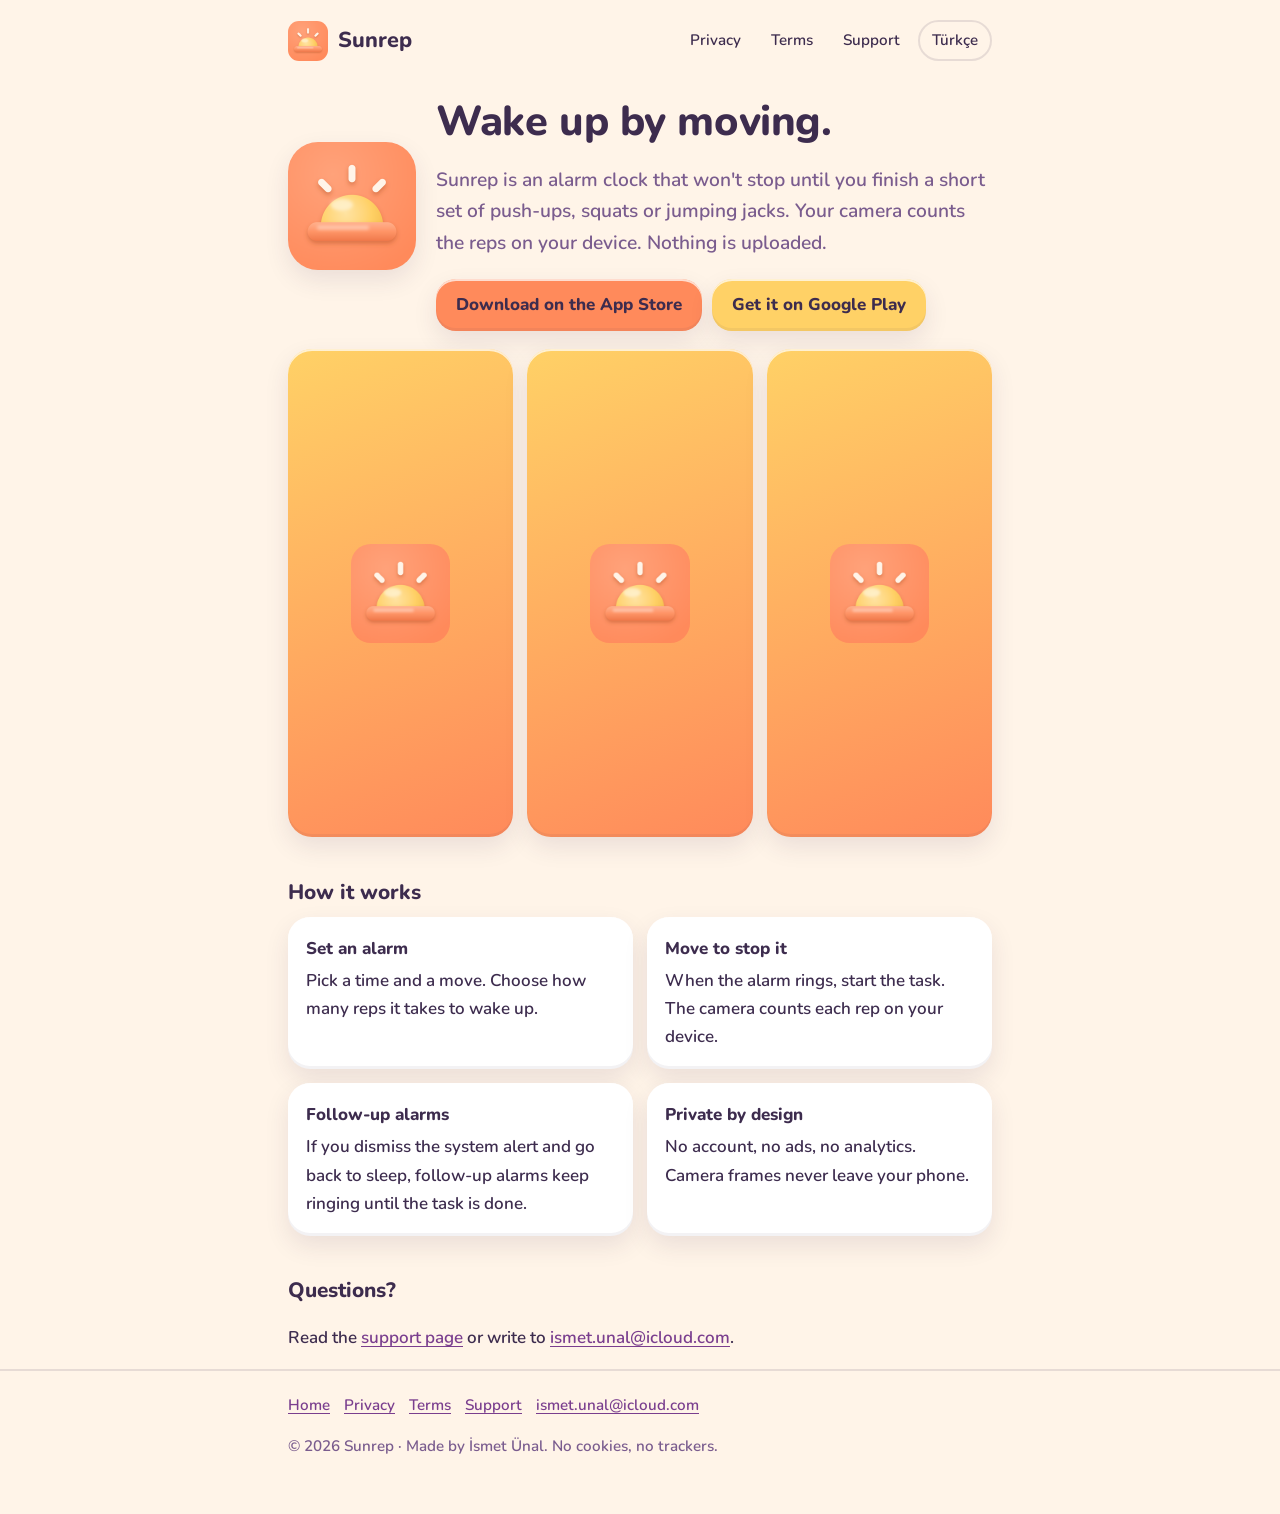
<file: index.html>
<!doctype html>
<html lang="en">
<head>
<meta charset="utf-8">
<meta name="viewport" content="width=device-width,initial-scale=1">
<title>Sunrep – Alarm that wakes you with a workout</title>
<meta name="description" content="Sunrep is an alarm clock that only stops after you complete a short exercise, counted on-device by your camera.">
<meta name="color-scheme" content="light dark">
<meta name="theme-color" content="#FFF4E8" media="(prefers-color-scheme: light)">
<meta name="theme-color" content="#241A33" media="(prefers-color-scheme: dark)">
<meta name="referrer" content="no-referrer">
<link rel="canonical" href="https://iunalk.github.io/sunrep-support/">
<link rel="alternate" hreflang="en" href="https://iunalk.github.io/sunrep-support/">
<link rel="alternate" hreflang="tr" href="https://iunalk.github.io/sunrep-support/tr/">
<link rel="alternate" hreflang="x-default" href="https://iunalk.github.io/sunrep-support/">
<link rel="icon" type="image/png" href="assets/icon.png">
<link rel="apple-touch-icon" href="assets/apple-touch-icon.png">
<link rel="preload" href="assets/fonts/Nunito-ExtraBold.ttf" as="font" type="font/ttf" crossorigin>
<link rel="stylesheet" href="assets/site.css">
</head>
<body>
<a class="skip" href="#main">Skip to content</a>
<header class="site-header">
<div class="wrap">
<a class="brand" href="./"><img src="assets/icon.png" alt="" width="40" height="40">Sunrep</a>
<nav class="site-nav" aria-label="Main">
<a href="privacy/">Privacy</a>
<a href="terms/">Terms</a>
<a href="support/">Support</a>
<a class="lang" href="tr/" hreflang="tr" lang="tr">Türkçe</a>
</nav>
</div>
</header>
<main id="main" class="wrap">
<section class="hero" aria-labelledby="h">
<img src="assets/icon.png" alt="Sunrep app icon" width="128" height="128">
<div>
<h1 id="h">Wake up by moving.</h1>
<p class="lead">Sunrep is an alarm clock that won't stop until you finish a short set of push-ups, squats or jumping jacks. Your camera counts the reps on your device. Nothing is uploaded.</p>
<!-- TODO: replace # with the real App Store and Google Play URLs after the listings go live. -->
<div class="badges">
<a class="btn" href="#">Download on the App Store</a>
<a class="btn alt" href="#">Get it on Google Play</a>
</div>
</div>
</section>
<!-- TODO: replace placeholders with real screenshots. -->
<div class="shots" aria-hidden="true"><div class="shot"><img src="assets/icon.png" alt="" width="128" height="128"></div><div class="shot"><img src="assets/icon.png" alt="" width="128" height="128"></div><div class="shot"><img src="assets/icon.png" alt="" width="128" height="128"></div></div>
<h2>How it works</h2>
<ul class="features">
<li><strong>Set an alarm</strong>Pick a time and a move. Choose how many reps it takes to wake up.</li>
<li><strong>Move to stop it</strong>When the alarm rings, start the task. The camera counts each rep on your device.</li>
<li><strong>Follow-up alarms</strong>If you dismiss the system alert and go back to sleep, follow-up alarms keep ringing until the task is done.</li>
<li><strong>Private by design</strong>No account, no ads, no analytics. Camera frames never leave your phone.</li>
</ul>
<h2>Questions?</h2>
<p>Read the <a href="support/">support page</a> or write to <a href="mailto:ismet.unal@icloud.com">ismet.unal@icloud.com</a>.</p>
</main>
<footer class="site-footer">
<div class="wrap">
<nav aria-label="Footer">
<a href="./">Home</a>
<a href="privacy/">Privacy</a>
<a href="terms/">Terms</a>
<a href="support/">Support</a>
<a href="mailto:ismet.unal@icloud.com">ismet.unal@icloud.com</a>
</nav>
<p>© 2026 Sunrep · Made by İsmet Ünal. No cookies, no trackers.</p>
</div>
</footer>
</body>
</html>
</file>
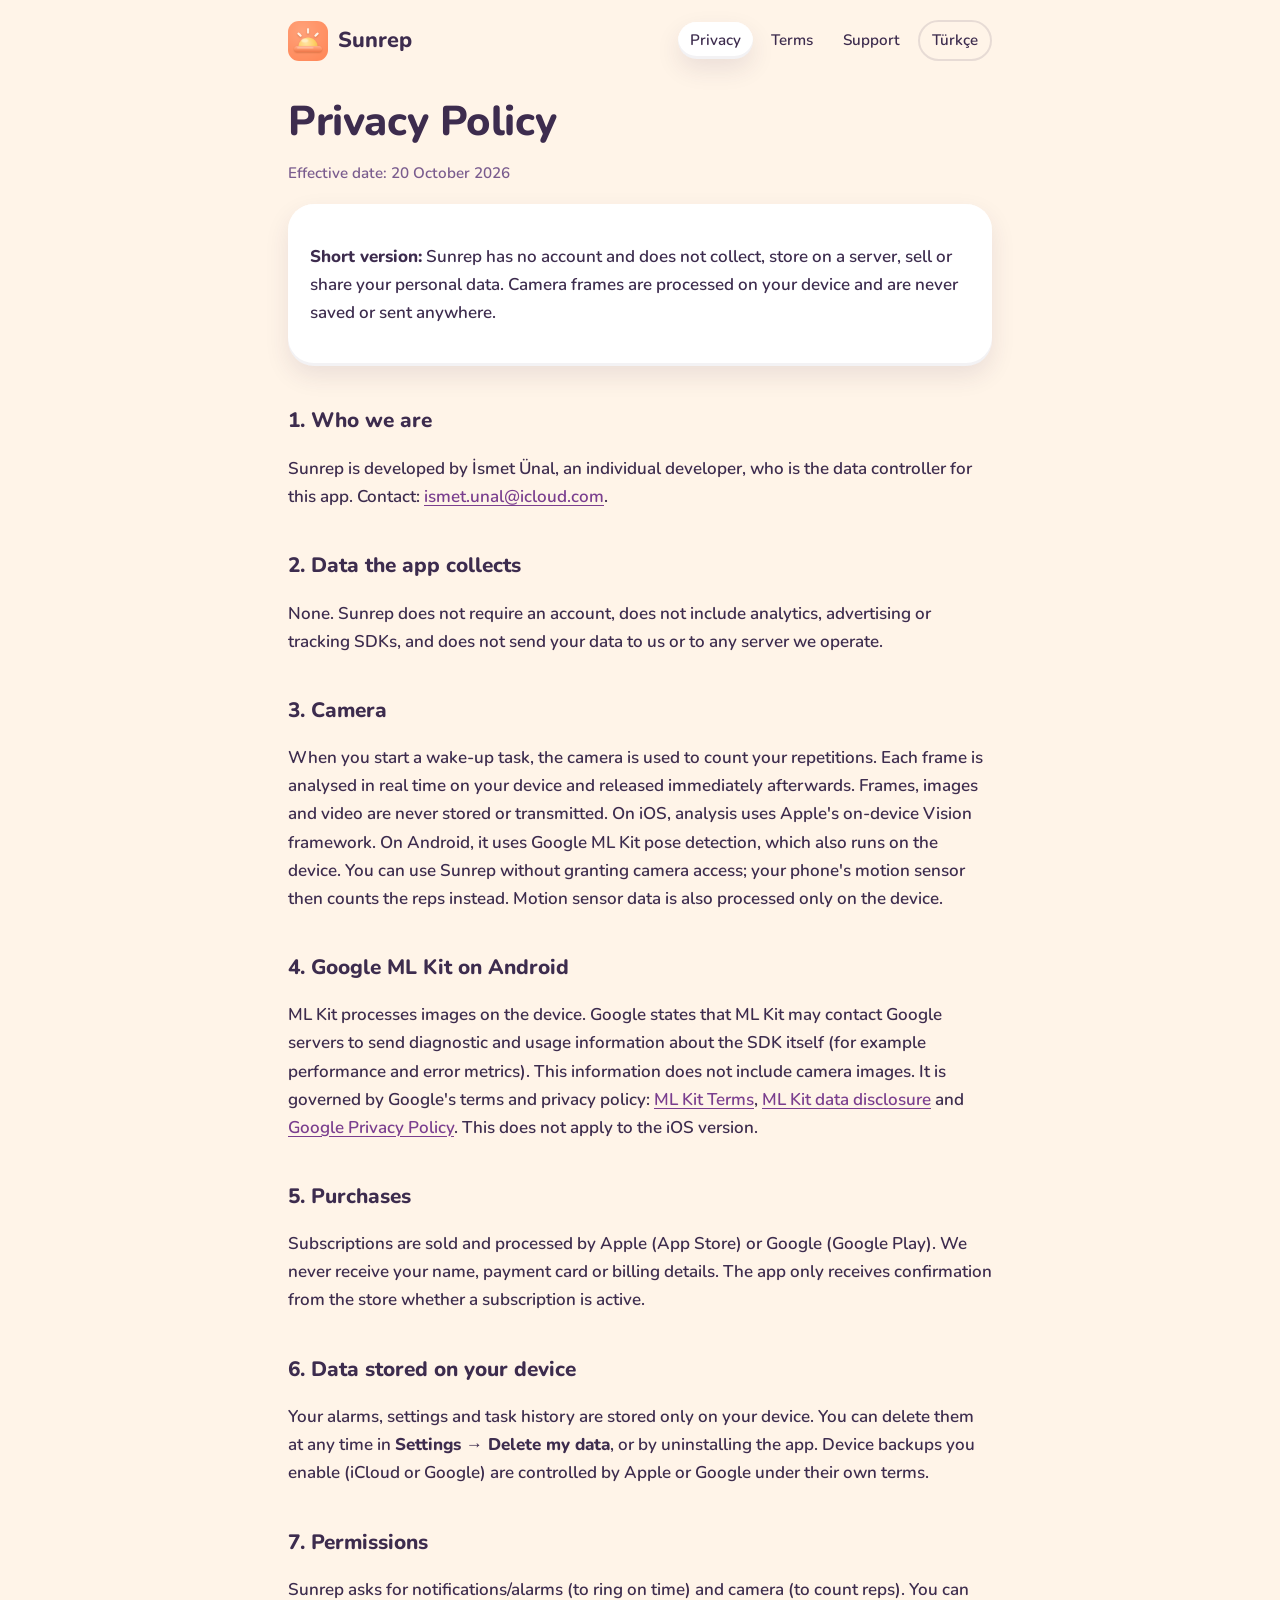
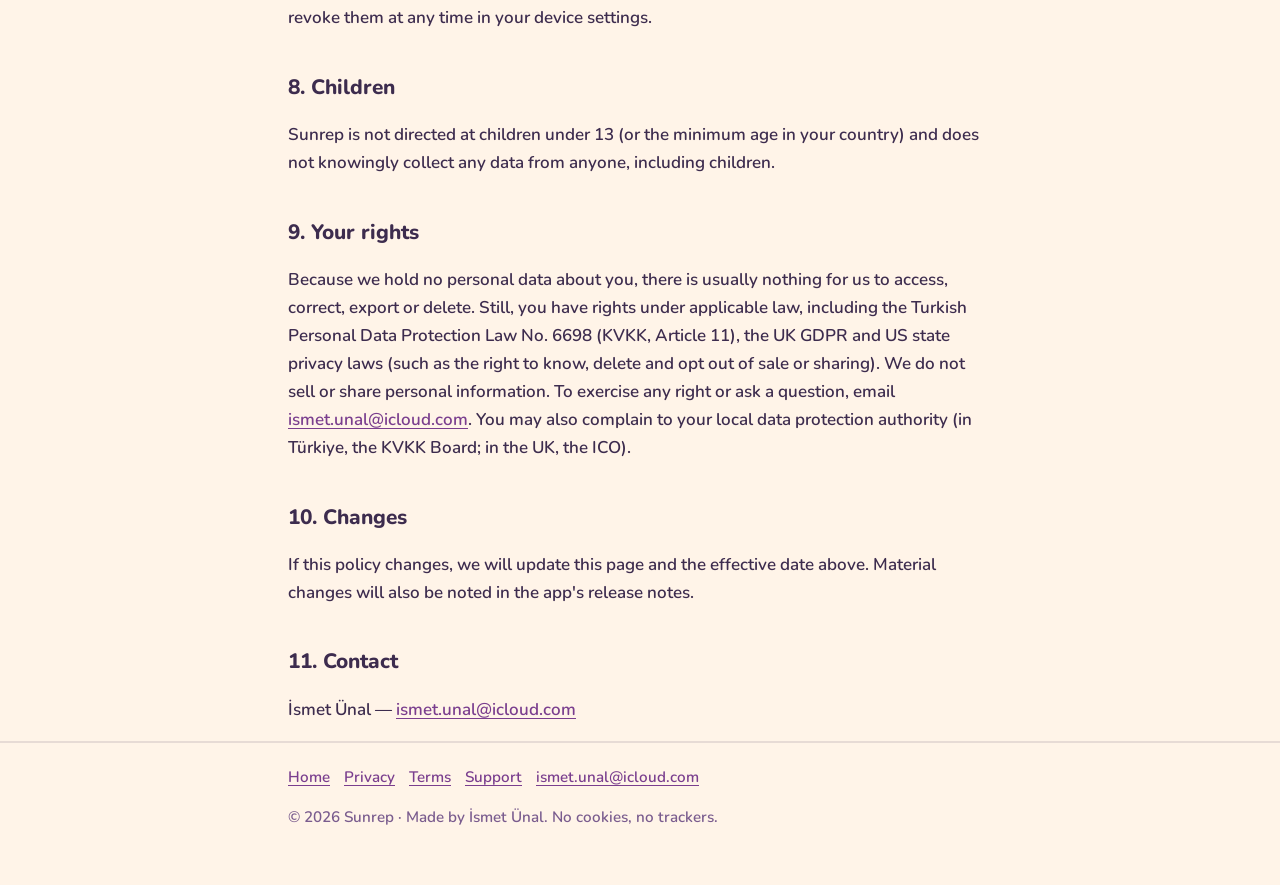
<file: privacy/index.html>
<!doctype html>
<html lang="en">
<head>
<meta charset="utf-8">
<meta name="viewport" content="width=device-width,initial-scale=1">
<title>Privacy Policy – Sunrep</title>
<meta name="description" content="How Sunrep handles your data: it collects none.">
<meta name="color-scheme" content="light dark">
<meta name="theme-color" content="#FFF4E8" media="(prefers-color-scheme: light)">
<meta name="theme-color" content="#241A33" media="(prefers-color-scheme: dark)">
<meta name="referrer" content="no-referrer">
<link rel="canonical" href="https://iunalk.github.io/sunrep-support/privacy/">
<link rel="alternate" hreflang="en" href="https://iunalk.github.io/sunrep-support/privacy/">
<link rel="alternate" hreflang="tr" href="https://iunalk.github.io/sunrep-support/tr/privacy/">
<link rel="alternate" hreflang="x-default" href="https://iunalk.github.io/sunrep-support/privacy/">
<link rel="icon" type="image/png" href="../assets/icon.png">
<link rel="apple-touch-icon" href="../assets/apple-touch-icon.png">
<link rel="preload" href="../assets/fonts/Nunito-ExtraBold.ttf" as="font" type="font/ttf" crossorigin>
<link rel="stylesheet" href="../assets/site.css">
</head>
<body>
<a class="skip" href="#main">Skip to content</a>
<header class="site-header">
<div class="wrap">
<a class="brand" href="../"><img src="../assets/icon.png" alt="" width="40" height="40">Sunrep</a>
<nav class="site-nav" aria-label="Main">
<a href="../privacy/" aria-current="page">Privacy</a>
<a href="../terms/">Terms</a>
<a href="../support/">Support</a>
<a class="lang" href="../tr/privacy/" hreflang="tr" lang="tr">Türkçe</a>
</nav>
</div>
</header>
<main id="main" class="wrap">
<h1>Privacy Policy</h1>
<p class="meta">Effective date: 20 October 2026</p>
<div class="card"><p><strong>Short version:</strong> Sunrep has no account and does not collect, store on a server, sell or share your personal data. Camera frames are processed on your device and are never saved or sent anywhere.</p></div>

<h2>1. Who we are</h2>
<p>Sunrep is developed by İsmet Ünal, an individual developer, who is the data controller for this app. Contact: <a href="mailto:ismet.unal@icloud.com">ismet.unal@icloud.com</a>.</p>

<h2>2. Data the app collects</h2>
<p>None. Sunrep does not require an account, does not include analytics, advertising or tracking SDKs, and does not send your data to us or to any server we operate.</p>

<h2>3. Camera</h2>
<p>When you start a wake-up task, the camera is used to count your repetitions. Each frame is analysed in real time on your device and released immediately afterwards. Frames, images and video are never stored or transmitted. On iOS, analysis uses Apple's on-device Vision framework. On Android, it uses Google ML Kit pose detection, which also runs on the device. You can use Sunrep without granting camera access; your phone's motion sensor then counts the reps instead. Motion sensor data is also processed only on the device.</p>

<h2>4. Google ML Kit on Android</h2>
<p>ML Kit processes images on the device. Google states that ML Kit may contact Google servers to send diagnostic and usage information about the SDK itself (for example performance and error metrics). This information does not include camera images. It is governed by Google's terms and privacy policy: <a href="https://developers.google.com/ml-kit/terms">ML Kit Terms</a>, <a href="https://developers.google.com/ml-kit/android-data-disclosure">ML Kit data disclosure</a> and <a href="https://policies.google.com/privacy">Google Privacy Policy</a>. This does not apply to the iOS version.</p>

<h2>5. Purchases</h2>
<p>Subscriptions are sold and processed by Apple (App Store) or Google (Google Play). We never receive your name, payment card or billing details. The app only receives confirmation from the store whether a subscription is active.</p>

<h2>6. Data stored on your device</h2>
<p>Your alarms, settings and task history are stored only on your device. You can delete them at any time in <strong>Settings → Delete my data</strong>, or by uninstalling the app. Device backups you enable (iCloud or Google) are controlled by Apple or Google under their own terms.</p>

<h2>7. Permissions</h2>
<p>Sunrep asks for notifications/alarms (to ring on time) and camera (to count reps). You can revoke them at any time in your device settings.</p>

<h2>8. Children</h2>
<p>Sunrep is not directed at children under 13 (or the minimum age in your country) and does not knowingly collect any data from anyone, including children.</p>

<h2>9. Your rights</h2>
<p>Because we hold no personal data about you, there is usually nothing for us to access, correct, export or delete. Still, you have rights under applicable law, including the Turkish Personal Data Protection Law No. 6698 (KVKK, Article 11), the UK GDPR and US state privacy laws (such as the right to know, delete and opt out of sale or sharing). We do not sell or share personal information. To exercise any right or ask a question, email <a href="mailto:ismet.unal@icloud.com">ismet.unal@icloud.com</a>. You may also complain to your local data protection authority (in Türkiye, the KVKK Board; in the UK, the ICO).</p>

<h2>10. Changes</h2>
<p>If this policy changes, we will update this page and the effective date above. Material changes will also be noted in the app's release notes.</p>

<h2>11. Contact</h2>
<p>İsmet Ünal — <a href="mailto:ismet.unal@icloud.com">ismet.unal@icloud.com</a></p>
</main>
<footer class="site-footer">
<div class="wrap">
<nav aria-label="Footer">
<a href="../">Home</a>
<a href="../privacy/">Privacy</a>
<a href="../terms/">Terms</a>
<a href="../support/">Support</a>
<a href="mailto:ismet.unal@icloud.com">ismet.unal@icloud.com</a>
</nav>
<p>© 2026 Sunrep · Made by İsmet Ünal. No cookies, no trackers.</p>
</div>
</footer>
</body>
</html>
</file>
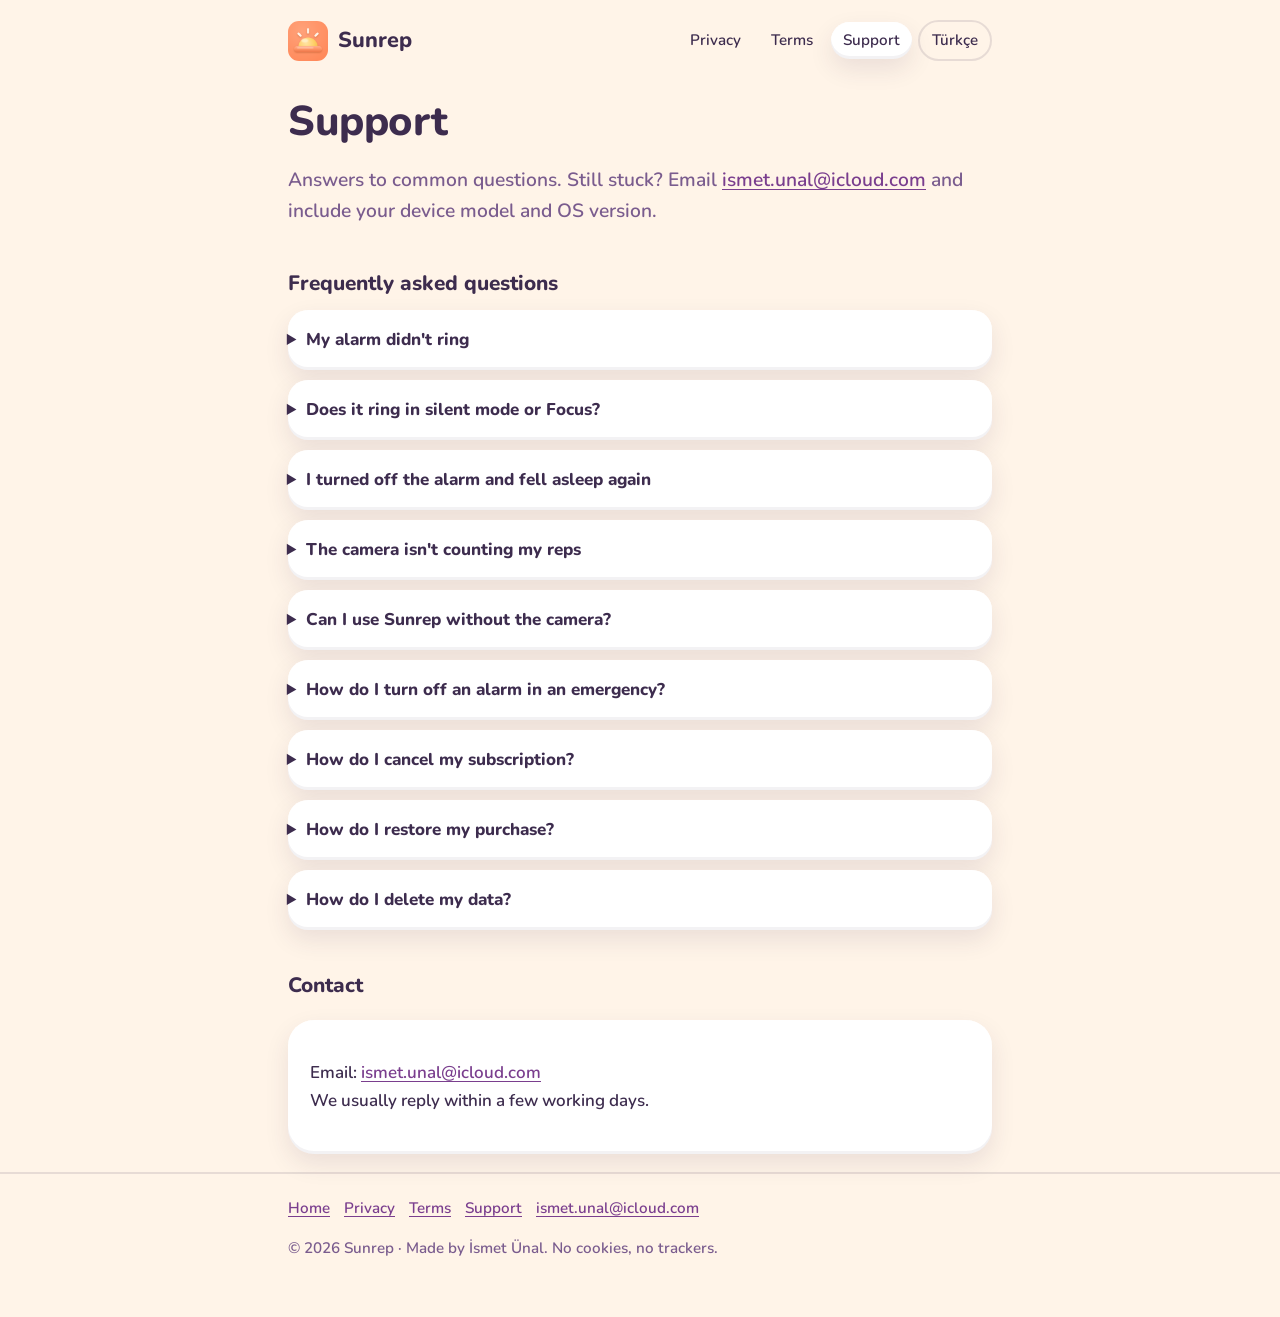
<file: support/index.html>
<!doctype html>
<html lang="en">
<head>
<meta charset="utf-8">
<meta name="viewport" content="width=device-width,initial-scale=1">
<title>Support – Sunrep</title>
<meta name="description" content="Help and frequently asked questions for Sunrep.">
<meta name="color-scheme" content="light dark">
<meta name="theme-color" content="#FFF4E8" media="(prefers-color-scheme: light)">
<meta name="theme-color" content="#241A33" media="(prefers-color-scheme: dark)">
<meta name="referrer" content="no-referrer">
<link rel="canonical" href="https://iunalk.github.io/sunrep-support/support/">
<link rel="alternate" hreflang="en" href="https://iunalk.github.io/sunrep-support/support/">
<link rel="alternate" hreflang="tr" href="https://iunalk.github.io/sunrep-support/tr/support/">
<link rel="alternate" hreflang="x-default" href="https://iunalk.github.io/sunrep-support/support/">
<link rel="icon" type="image/png" href="../assets/icon.png">
<link rel="apple-touch-icon" href="../assets/apple-touch-icon.png">
<link rel="preload" href="../assets/fonts/Nunito-ExtraBold.ttf" as="font" type="font/ttf" crossorigin>
<link rel="stylesheet" href="../assets/site.css">
</head>
<body>
<a class="skip" href="#main">Skip to content</a>
<header class="site-header">
<div class="wrap">
<a class="brand" href="../"><img src="../assets/icon.png" alt="" width="40" height="40">Sunrep</a>
<nav class="site-nav" aria-label="Main">
<a href="../privacy/">Privacy</a>
<a href="../terms/">Terms</a>
<a href="../support/" aria-current="page">Support</a>
<a class="lang" href="../tr/support/" hreflang="tr" lang="tr">Türkçe</a>
</nav>
</div>
</header>
<main id="main" class="wrap">
<h1>Support</h1>
<p class="lead">Answers to common questions. Still stuck? Email <a href="mailto:ismet.unal@icloud.com">ismet.unal@icloud.com</a> and include your device model and OS version.</p>
<h2>Frequently asked questions</h2>
<details>
<summary>My alarm didn't ring</summary>
<p>Check that notifications and alarms are allowed for Sunrep. On iOS: Settings → Sunrep → Alarms and Notifications. On Android: allow notifications, <em>Alarms &amp; reminders</em> and full-screen notifications, and turn off battery optimisation for Sunrep if your phone has it. Also make sure the device is on and the app hasn't been force-closed.</p>
</details>
<details>
<summary>Does it ring in silent mode or Focus?</summary>
<p>Yes. Sunrep uses the system alarm features (AlarmKit on iOS, exact alarms on Android), so alarms ring even when the phone is on silent or in a Focus mode.</p>
</details>
<details>
<summary>I turned off the alarm and fell asleep again</summary>
<p>That's what follow-up alarms are for. After the main alarm, Sunrep schedules follow-up alarms every 2 minutes. They stop only when you complete the wake-up task.</p>
</details>
<details>
<summary>The camera isn't counting my reps</summary>
<p>Place the phone so your whole body is in view, about 2 metres away, in good light. Avoid strong light behind you. Move at a steady pace and complete each rep fully.</p>
</details>
<details>
<summary>Can I use Sunrep without the camera?</summary>
<p>Yes. Tap <strong>Continue without camera</strong>, or skip camera access. Your phone's motion sensor then counts the reps, so hold the phone while you move.</p>
</details>
<details>
<summary>How do I turn off an alarm in an emergency?</summary>
<p>On the task screen, press and hold <strong>Hold to stop</strong> for 10 seconds. The alarm stops without completing the task; your streak resets.</p>
</details>
<details>
<summary>How do I cancel my subscription?</summary>
<p>Subscriptions are managed by your store account. iOS: Settings → your name → Subscriptions → Sunrep. Android: Google Play → profile → Payments &amp; subscriptions → Subscriptions. Cancel at least 24 hours before renewal. Deleting the app does not cancel the subscription.</p>
</details>
<details>
<summary>How do I restore my purchase?</summary>
<p>Sign in with the same Apple ID or Google account, open the subscription screen in Sunrep and tap <strong>Restore purchases</strong>.</p>
</details>
<details>
<summary>How do I delete my data?</summary>
<p>Go to <strong>Settings → Delete my data</strong> in the app, or uninstall Sunrep. All data is stored only on your device. See the <a href="../privacy/">privacy policy</a>.</p>
</details>
<h2>Contact</h2>
<div class="card"><p>Email: <a href="mailto:ismet.unal@icloud.com">ismet.unal@icloud.com</a><br>We usually reply within a few working days.</p></div>
</main>
<footer class="site-footer">
<div class="wrap">
<nav aria-label="Footer">
<a href="../">Home</a>
<a href="../privacy/">Privacy</a>
<a href="../terms/">Terms</a>
<a href="../support/">Support</a>
<a href="mailto:ismet.unal@icloud.com">ismet.unal@icloud.com</a>
</nav>
<p>© 2026 Sunrep · Made by İsmet Ünal. No cookies, no trackers.</p>
</div>
</footer>
</body>
</html>
</file>
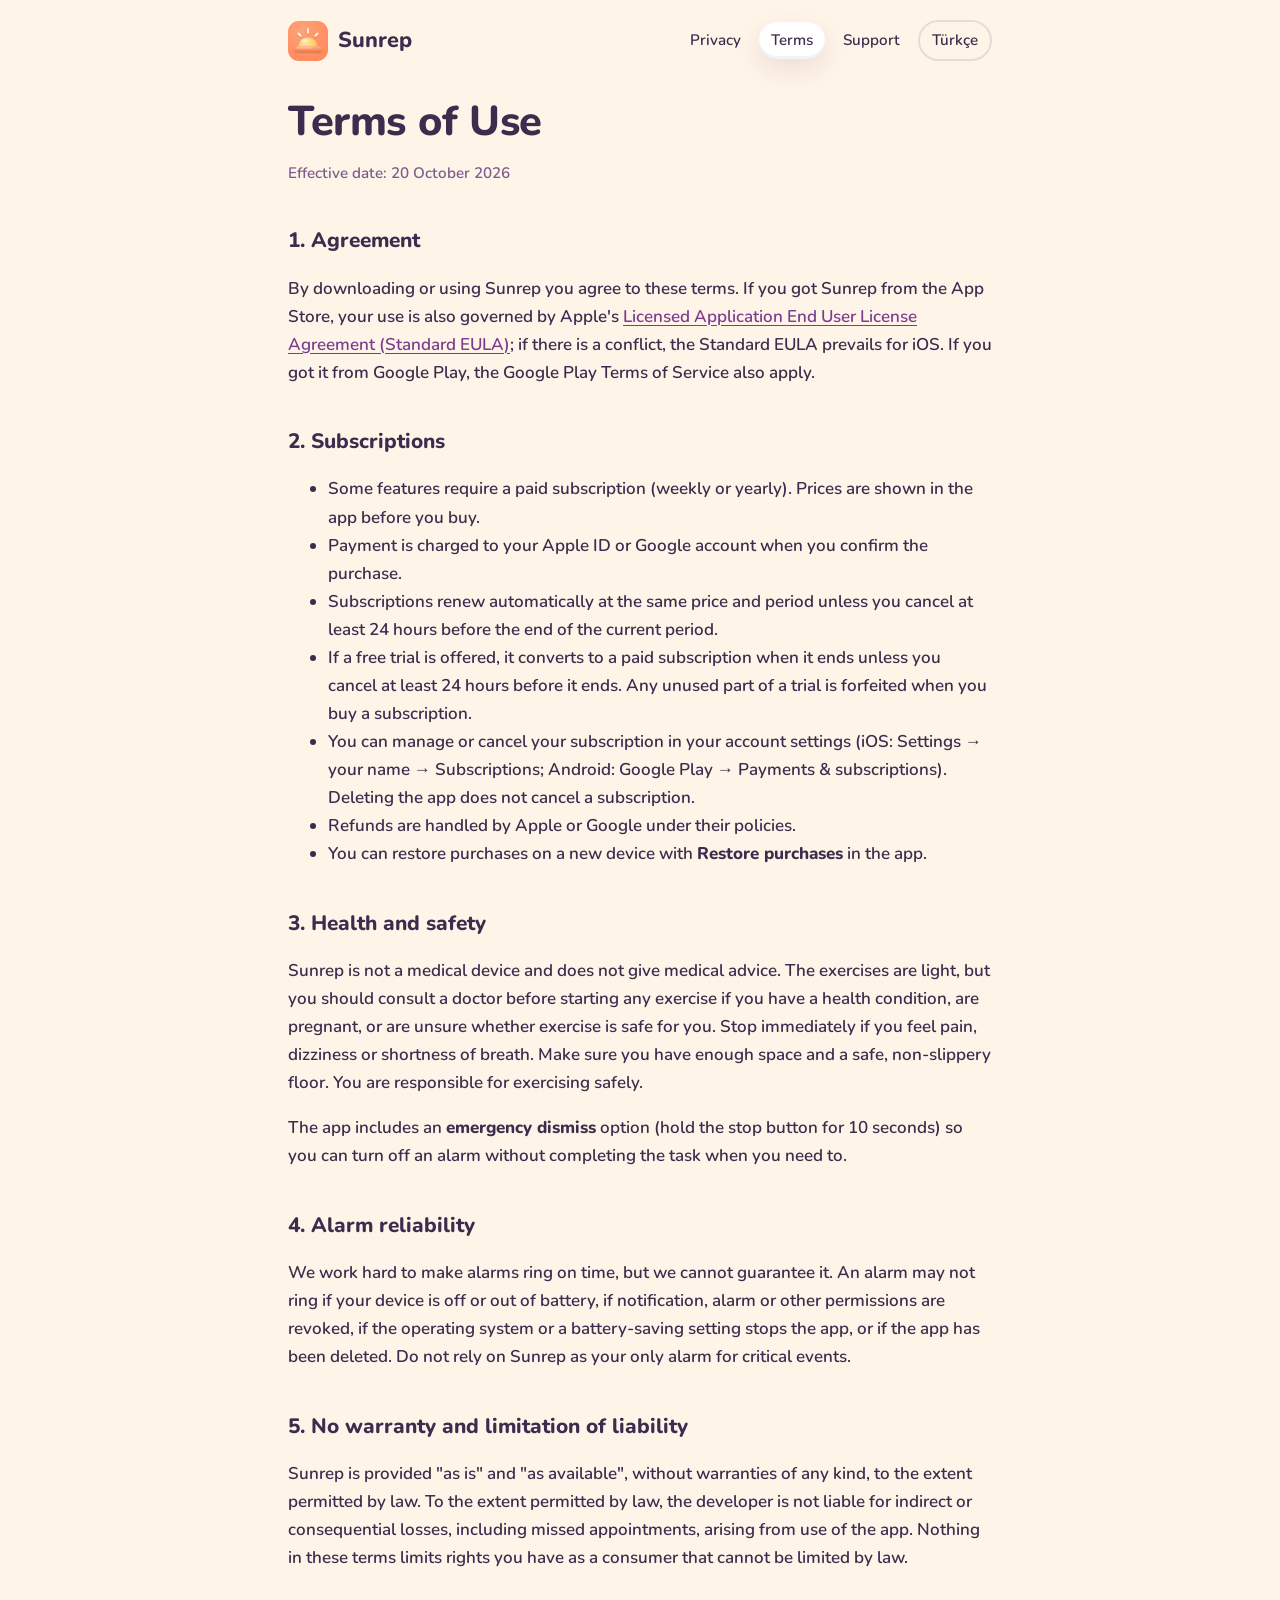
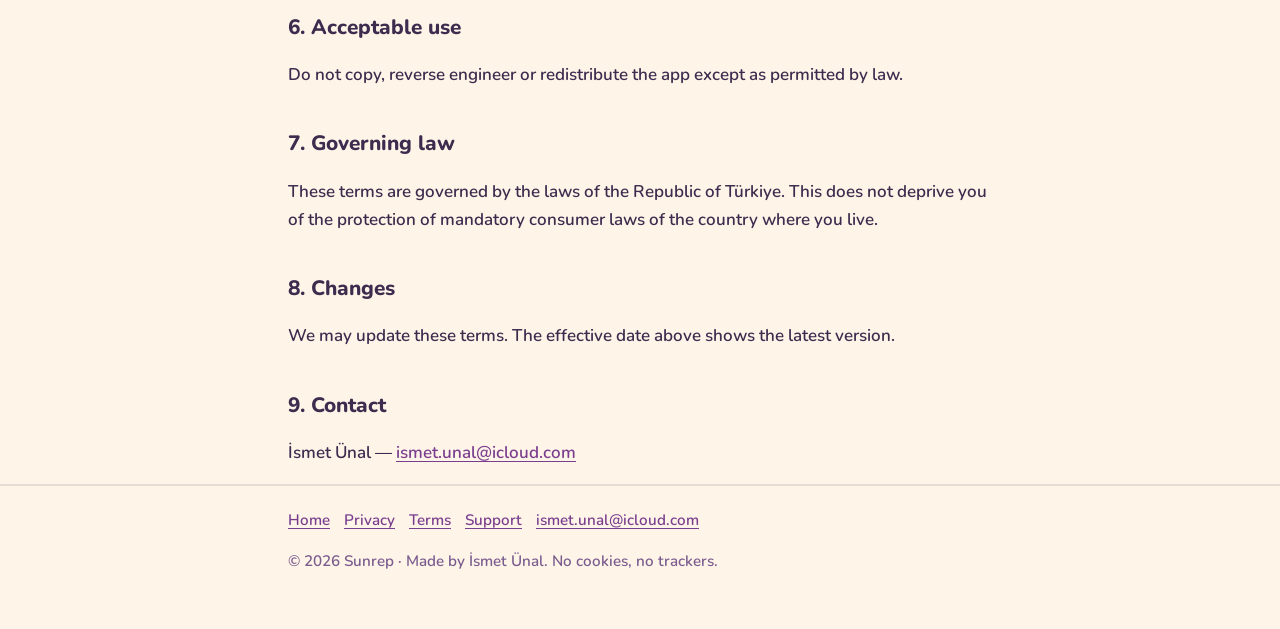
<file: terms/index.html>
<!doctype html>
<html lang="en">
<head>
<meta charset="utf-8">
<meta name="viewport" content="width=device-width,initial-scale=1">
<title>Terms of Use – Sunrep</title>
<meta name="description" content="Terms of use and subscription terms for Sunrep.">
<meta name="color-scheme" content="light dark">
<meta name="theme-color" content="#FFF4E8" media="(prefers-color-scheme: light)">
<meta name="theme-color" content="#241A33" media="(prefers-color-scheme: dark)">
<meta name="referrer" content="no-referrer">
<link rel="canonical" href="https://iunalk.github.io/sunrep-support/terms/">
<link rel="alternate" hreflang="en" href="https://iunalk.github.io/sunrep-support/terms/">
<link rel="alternate" hreflang="tr" href="https://iunalk.github.io/sunrep-support/tr/terms/">
<link rel="alternate" hreflang="x-default" href="https://iunalk.github.io/sunrep-support/terms/">
<link rel="icon" type="image/png" href="../assets/icon.png">
<link rel="apple-touch-icon" href="../assets/apple-touch-icon.png">
<link rel="preload" href="../assets/fonts/Nunito-ExtraBold.ttf" as="font" type="font/ttf" crossorigin>
<link rel="stylesheet" href="../assets/site.css">
</head>
<body>
<a class="skip" href="#main">Skip to content</a>
<header class="site-header">
<div class="wrap">
<a class="brand" href="../"><img src="../assets/icon.png" alt="" width="40" height="40">Sunrep</a>
<nav class="site-nav" aria-label="Main">
<a href="../privacy/">Privacy</a>
<a href="../terms/" aria-current="page">Terms</a>
<a href="../support/">Support</a>
<a class="lang" href="../tr/terms/" hreflang="tr" lang="tr">Türkçe</a>
</nav>
</div>
</header>
<main id="main" class="wrap">
<h1>Terms of Use</h1>
<p class="meta">Effective date: 20 October 2026</p>

<h2>1. Agreement</h2>
<p>By downloading or using Sunrep you agree to these terms. If you got Sunrep from the App Store, your use is also governed by Apple's <a href="https://www.apple.com/legal/internet-services/itunes/dev/stdeula/">Licensed Application End User License Agreement (Standard EULA)</a>; if there is a conflict, the Standard EULA prevails for iOS. If you got it from Google Play, the Google Play Terms of Service also apply.</p>

<h2>2. Subscriptions</h2>
<ul>
<li>Some features require a paid subscription (weekly or yearly). Prices are shown in the app before you buy.</li>
<li>Payment is charged to your Apple ID or Google account when you confirm the purchase.</li>
<li>Subscriptions renew automatically at the same price and period unless you cancel at least 24 hours before the end of the current period.</li>
<li>If a free trial is offered, it converts to a paid subscription when it ends unless you cancel at least 24 hours before it ends. Any unused part of a trial is forfeited when you buy a subscription.</li>
<li>You can manage or cancel your subscription in your account settings (iOS: Settings → your name → Subscriptions; Android: Google Play → Payments &amp; subscriptions). Deleting the app does not cancel a subscription.</li>
<li>Refunds are handled by Apple or Google under their policies.</li>
<li>You can restore purchases on a new device with <strong>Restore purchases</strong> in the app.</li>
</ul>

<h2>3. Health and safety</h2>
<p>Sunrep is not a medical device and does not give medical advice. The exercises are light, but you should consult a doctor before starting any exercise if you have a health condition, are pregnant, or are unsure whether exercise is safe for you. Stop immediately if you feel pain, dizziness or shortness of breath. Make sure you have enough space and a safe, non-slippery floor. You are responsible for exercising safely.</p>
<p>The app includes an <strong>emergency dismiss</strong> option (hold the stop button for 10 seconds) so you can turn off an alarm without completing the task when you need to.</p>

<h2>4. Alarm reliability</h2>
<p>We work hard to make alarms ring on time, but we cannot guarantee it. An alarm may not ring if your device is off or out of battery, if notification, alarm or other permissions are revoked, if the operating system or a battery-saving setting stops the app, or if the app has been deleted. Do not rely on Sunrep as your only alarm for critical events.</p>

<h2>5. No warranty and limitation of liability</h2>
<p>Sunrep is provided "as is" and "as available", without warranties of any kind, to the extent permitted by law. To the extent permitted by law, the developer is not liable for indirect or consequential losses, including missed appointments, arising from use of the app. Nothing in these terms limits rights you have as a consumer that cannot be limited by law.</p>

<h2>6. Acceptable use</h2>
<p>Do not copy, reverse engineer or redistribute the app except as permitted by law.</p>

<h2>7. Governing law</h2>
<p>These terms are governed by the laws of the Republic of Türkiye. This does not deprive you of the protection of mandatory consumer laws of the country where you live.</p>

<h2>8. Changes</h2>
<p>We may update these terms. The effective date above shows the latest version.</p>

<h2>9. Contact</h2>
<p>İsmet Ünal — <a href="mailto:ismet.unal@icloud.com">ismet.unal@icloud.com</a></p>
</main>
<footer class="site-footer">
<div class="wrap">
<nav aria-label="Footer">
<a href="../">Home</a>
<a href="../privacy/">Privacy</a>
<a href="../terms/">Terms</a>
<a href="../support/">Support</a>
<a href="mailto:ismet.unal@icloud.com">ismet.unal@icloud.com</a>
</nav>
<p>© 2026 Sunrep · Made by İsmet Ünal. No cookies, no trackers.</p>
</div>
</footer>
</body>
</html>
</file>
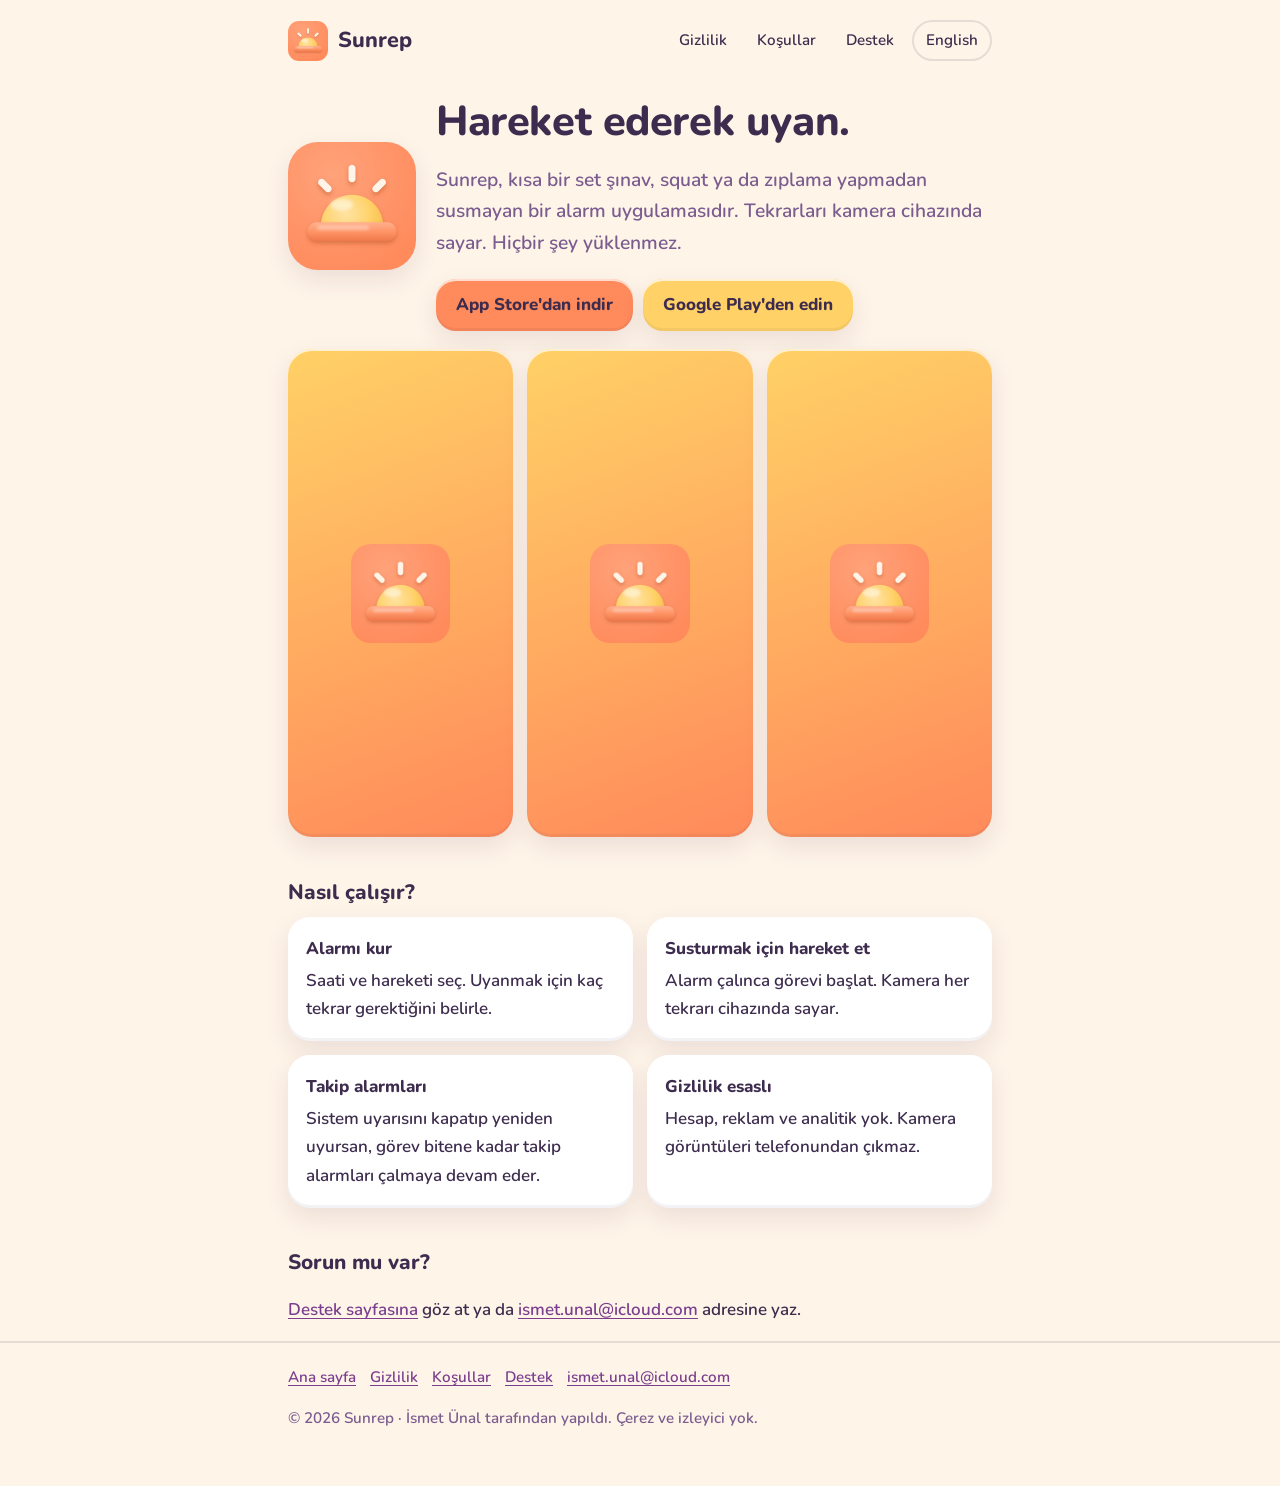
<file: tr/index.html>
<!doctype html>
<html lang="tr">
<head>
<meta charset="utf-8">
<meta name="viewport" content="width=device-width,initial-scale=1">
<title>Sunrep – Seni hareketle uyandıran alarm</title>
<meta name="description" content="Sunrep, kısa bir egzersizi bitirdiğinde susan bir alarm uygulamasıdır. Tekrarları kamera cihazında sayar.">
<meta name="color-scheme" content="light dark">
<meta name="theme-color" content="#FFF4E8" media="(prefers-color-scheme: light)">
<meta name="theme-color" content="#241A33" media="(prefers-color-scheme: dark)">
<meta name="referrer" content="no-referrer">
<link rel="canonical" href="https://iunalk.github.io/sunrep-support/tr/">
<link rel="alternate" hreflang="en" href="https://iunalk.github.io/sunrep-support/">
<link rel="alternate" hreflang="tr" href="https://iunalk.github.io/sunrep-support/tr/">
<link rel="alternate" hreflang="x-default" href="https://iunalk.github.io/sunrep-support/">
<link rel="icon" type="image/png" href="../assets/icon.png">
<link rel="apple-touch-icon" href="../assets/apple-touch-icon.png">
<link rel="preload" href="../assets/fonts/Nunito-ExtraBold.ttf" as="font" type="font/ttf" crossorigin>
<link rel="stylesheet" href="../assets/site.css">
</head>
<body>
<a class="skip" href="#main">İçeriğe geç</a>
<header class="site-header">
<div class="wrap">
<a class="brand" href="../tr/"><img src="../assets/icon.png" alt="" width="40" height="40">Sunrep</a>
<nav class="site-nav" aria-label="Ana menü">
<a href="../tr/privacy/">Gizlilik</a>
<a href="../tr/terms/">Koşullar</a>
<a href="../tr/support/">Destek</a>
<a class="lang" href="../" hreflang="en" lang="en">English</a>
</nav>
</div>
</header>
<main id="main" class="wrap">
<section class="hero" aria-labelledby="h">
<img src="../assets/icon.png" alt="Sunrep uygulama simgesi" width="128" height="128">
<div>
<h1 id="h">Hareket ederek uyan.</h1>
<p class="lead">Sunrep, kısa bir set şınav, squat ya da zıplama yapmadan susmayan bir alarm uygulamasıdır. Tekrarları kamera cihazında sayar. Hiçbir şey yüklenmez.</p>
<!-- TODO: gerçek App Store ve Google Play adresleri yayından sonra # yerine yazılacak. -->
<div class="badges">
<a class="btn" href="#">App Store'dan indir</a>
<a class="btn alt" href="#">Google Play'den edin</a>
</div>
</div>
</section>
<!-- TODO: yer tutucular gerçek ekran görüntüleriyle değiştirilecek. -->
<div class="shots" aria-hidden="true"><div class="shot"><img src="../assets/icon.png" alt="" width="128" height="128"></div><div class="shot"><img src="../assets/icon.png" alt="" width="128" height="128"></div><div class="shot"><img src="../assets/icon.png" alt="" width="128" height="128"></div></div>
<h2>Nasıl çalışır?</h2>
<ul class="features">
<li><strong>Alarmı kur</strong>Saati ve hareketi seç. Uyanmak için kaç tekrar gerektiğini belirle.</li>
<li><strong>Susturmak için hareket et</strong>Alarm çalınca görevi başlat. Kamera her tekrarı cihazında sayar.</li>
<li><strong>Takip alarmları</strong>Sistem uyarısını kapatıp yeniden uyursan, görev bitene kadar takip alarmları çalmaya devam eder.</li>
<li><strong>Gizlilik esaslı</strong>Hesap, reklam ve analitik yok. Kamera görüntüleri telefonundan çıkmaz.</li>
</ul>
<h2>Sorun mu var?</h2>
<p><a href="support/">Destek sayfasına</a> göz at ya da <a href="mailto:ismet.unal@icloud.com">ismet.unal@icloud.com</a> adresine yaz.</p>
</main>
<footer class="site-footer">
<div class="wrap">
<nav aria-label="Footer">
<a href="../tr/">Ana sayfa</a>
<a href="../tr/privacy/">Gizlilik</a>
<a href="../tr/terms/">Koşullar</a>
<a href="../tr/support/">Destek</a>
<a href="mailto:ismet.unal@icloud.com">ismet.unal@icloud.com</a>
</nav>
<p>© 2026 Sunrep · İsmet Ünal tarafından yapıldı. Çerez ve izleyici yok.</p>
</div>
</footer>
</body>
</html>
</file>
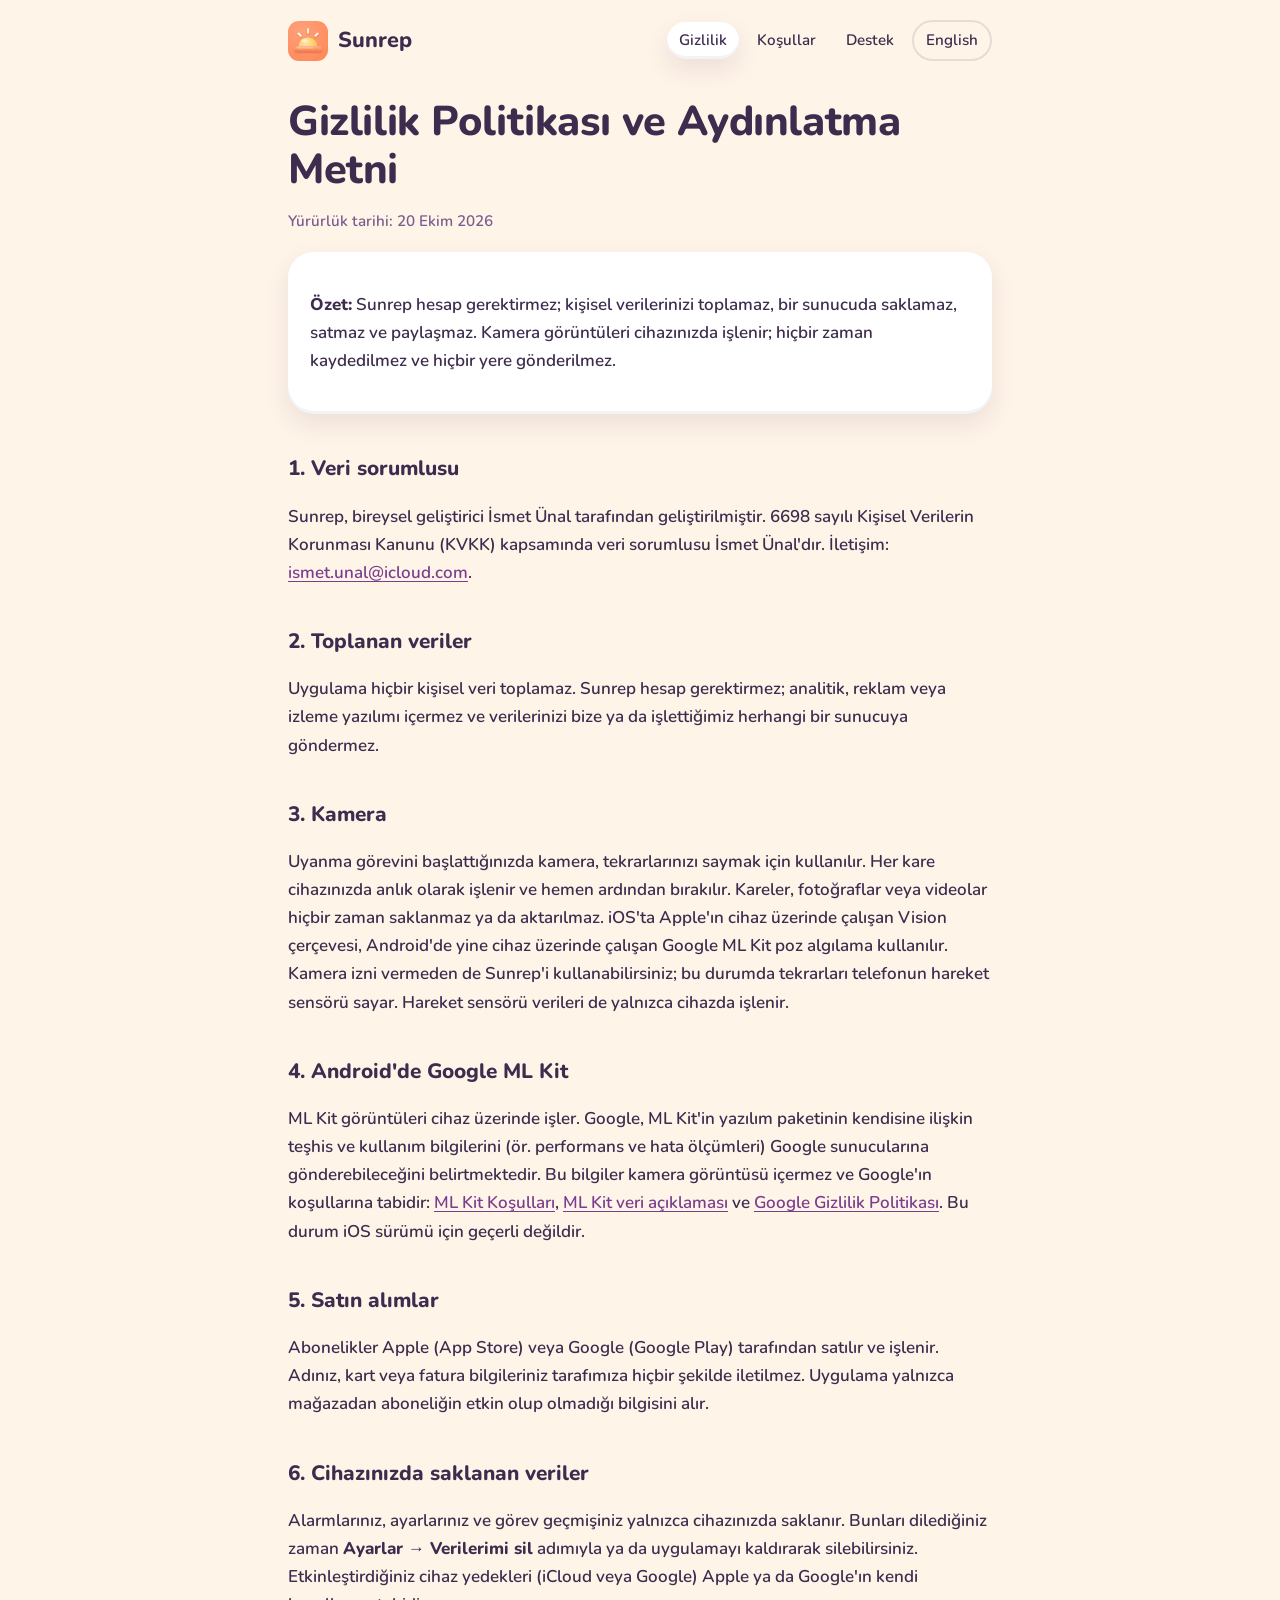
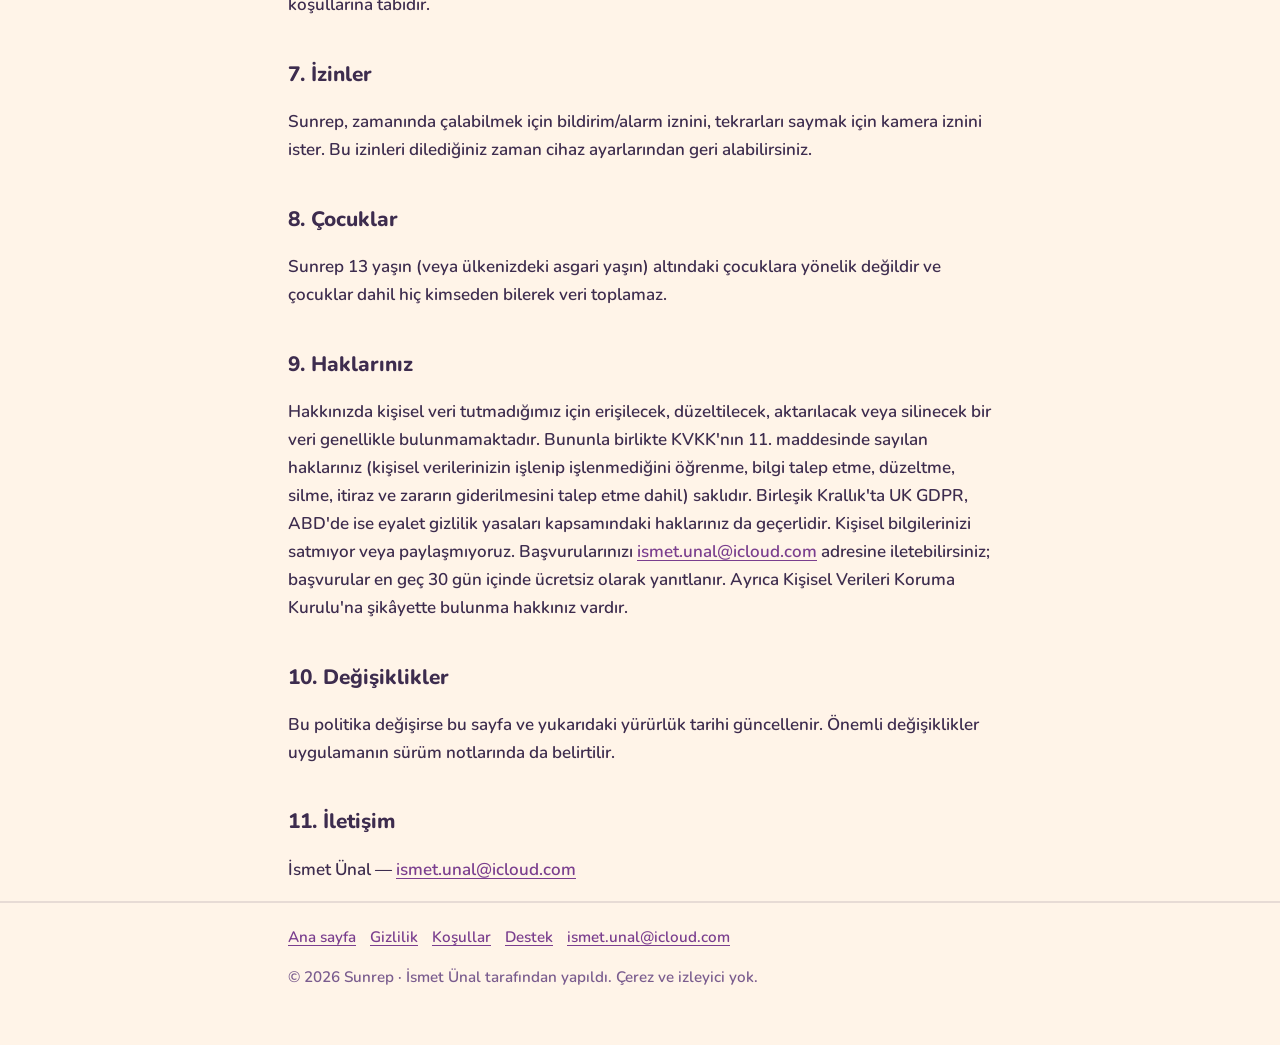
<file: tr/privacy/index.html>
<!doctype html>
<html lang="tr">
<head>
<meta charset="utf-8">
<meta name="viewport" content="width=device-width,initial-scale=1">
<title>Gizlilik Politikası – Sunrep</title>
<meta name="description" content="Sunrep verilerini nasıl işler: hiçbir veri toplamaz.">
<meta name="color-scheme" content="light dark">
<meta name="theme-color" content="#FFF4E8" media="(prefers-color-scheme: light)">
<meta name="theme-color" content="#241A33" media="(prefers-color-scheme: dark)">
<meta name="referrer" content="no-referrer">
<link rel="canonical" href="https://iunalk.github.io/sunrep-support/tr/privacy/">
<link rel="alternate" hreflang="en" href="https://iunalk.github.io/sunrep-support/privacy/">
<link rel="alternate" hreflang="tr" href="https://iunalk.github.io/sunrep-support/tr/privacy/">
<link rel="alternate" hreflang="x-default" href="https://iunalk.github.io/sunrep-support/privacy/">
<link rel="icon" type="image/png" href="../../assets/icon.png">
<link rel="apple-touch-icon" href="../../assets/apple-touch-icon.png">
<link rel="preload" href="../../assets/fonts/Nunito-ExtraBold.ttf" as="font" type="font/ttf" crossorigin>
<link rel="stylesheet" href="../../assets/site.css">
</head>
<body>
<a class="skip" href="#main">İçeriğe geç</a>
<header class="site-header">
<div class="wrap">
<a class="brand" href="../../tr/"><img src="../../assets/icon.png" alt="" width="40" height="40">Sunrep</a>
<nav class="site-nav" aria-label="Ana menü">
<a href="../../tr/privacy/" aria-current="page">Gizlilik</a>
<a href="../../tr/terms/">Koşullar</a>
<a href="../../tr/support/">Destek</a>
<a class="lang" href="../../privacy/" hreflang="en" lang="en">English</a>
</nav>
</div>
</header>
<main id="main" class="wrap">
<h1>Gizlilik Politikası ve Aydınlatma Metni</h1>
<p class="meta">Yürürlük tarihi: 20 Ekim 2026</p>
<div class="card"><p><strong>Özet:</strong> Sunrep hesap gerektirmez; kişisel verilerinizi toplamaz, bir sunucuda saklamaz, satmaz ve paylaşmaz. Kamera görüntüleri cihazınızda işlenir; hiçbir zaman kaydedilmez ve hiçbir yere gönderilmez.</p></div>

<h2>1. Veri sorumlusu</h2>
<p>Sunrep, bireysel geliştirici İsmet Ünal tarafından geliştirilmiştir. 6698 sayılı Kişisel Verilerin Korunması Kanunu (KVKK) kapsamında veri sorumlusu İsmet Ünal'dır. İletişim: <a href="mailto:ismet.unal@icloud.com">ismet.unal@icloud.com</a>.</p>

<h2>2. Toplanan veriler</h2>
<p>Uygulama hiçbir kişisel veri toplamaz. Sunrep hesap gerektirmez; analitik, reklam veya izleme yazılımı içermez ve verilerinizi bize ya da işlettiğimiz herhangi bir sunucuya göndermez.</p>

<h2>3. Kamera</h2>
<p>Uyanma görevini başlattığınızda kamera, tekrarlarınızı saymak için kullanılır. Her kare cihazınızda anlık olarak işlenir ve hemen ardından bırakılır. Kareler, fotoğraflar veya videolar hiçbir zaman saklanmaz ya da aktarılmaz. iOS'ta Apple'ın cihaz üzerinde çalışan Vision çerçevesi, Android'de yine cihaz üzerinde çalışan Google ML Kit poz algılama kullanılır. Kamera izni vermeden de Sunrep'i kullanabilirsiniz; bu durumda tekrarları telefonun hareket sensörü sayar. Hareket sensörü verileri de yalnızca cihazda işlenir.</p>

<h2>4. Android'de Google ML Kit</h2>
<p>ML Kit görüntüleri cihaz üzerinde işler. Google, ML Kit'in yazılım paketinin kendisine ilişkin teşhis ve kullanım bilgilerini (ör. performans ve hata ölçümleri) Google sunucularına gönderebileceğini belirtmektedir. Bu bilgiler kamera görüntüsü içermez ve Google'ın koşullarına tabidir: <a href="https://developers.google.com/ml-kit/terms" hreflang="en">ML Kit Koşulları</a>, <a href="https://developers.google.com/ml-kit/android-data-disclosure" hreflang="en">ML Kit veri açıklaması</a> ve <a href="https://policies.google.com/privacy">Google Gizlilik Politikası</a>. Bu durum iOS sürümü için geçerli değildir.</p>

<h2>5. Satın alımlar</h2>
<p>Abonelikler Apple (App Store) veya Google (Google Play) tarafından satılır ve işlenir. Adınız, kart veya fatura bilgileriniz tarafımıza hiçbir şekilde iletilmez. Uygulama yalnızca mağazadan aboneliğin etkin olup olmadığı bilgisini alır.</p>

<h2>6. Cihazınızda saklanan veriler</h2>
<p>Alarmlarınız, ayarlarınız ve görev geçmişiniz yalnızca cihazınızda saklanır. Bunları dilediğiniz zaman <strong>Ayarlar → Verilerimi sil</strong> adımıyla ya da uygulamayı kaldırarak silebilirsiniz. Etkinleştirdiğiniz cihaz yedekleri (iCloud veya Google) Apple ya da Google'ın kendi koşullarına tabidir.</p>

<h2>7. İzinler</h2>
<p>Sunrep, zamanında çalabilmek için bildirim/alarm iznini, tekrarları saymak için kamera iznini ister. Bu izinleri dilediğiniz zaman cihaz ayarlarından geri alabilirsiniz.</p>

<h2>8. Çocuklar</h2>
<p>Sunrep 13 yaşın (veya ülkenizdeki asgari yaşın) altındaki çocuklara yönelik değildir ve çocuklar dahil hiç kimseden bilerek veri toplamaz.</p>

<h2>9. Haklarınız</h2>
<p>Hakkınızda kişisel veri tutmadığımız için erişilecek, düzeltilecek, aktarılacak veya silinecek bir veri genellikle bulunmamaktadır. Bununla birlikte KVKK'nın 11. maddesinde sayılan haklarınız (kişisel verilerinizin işlenip işlenmediğini öğrenme, bilgi talep etme, düzeltme, silme, itiraz ve zararın giderilmesini talep etme dahil) saklıdır. Birleşik Krallık'ta UK GDPR, ABD'de ise eyalet gizlilik yasaları kapsamındaki haklarınız da geçerlidir. Kişisel bilgilerinizi satmıyor veya paylaşmıyoruz. Başvurularınızı <a href="mailto:ismet.unal@icloud.com">ismet.unal@icloud.com</a> adresine iletebilirsiniz; başvurular en geç 30 gün içinde ücretsiz olarak yanıtlanır. Ayrıca Kişisel Verileri Koruma Kurulu'na şikâyette bulunma hakkınız vardır.</p>

<h2>10. Değişiklikler</h2>
<p>Bu politika değişirse bu sayfa ve yukarıdaki yürürlük tarihi güncellenir. Önemli değişiklikler uygulamanın sürüm notlarında da belirtilir.</p>

<h2>11. İletişim</h2>
<p>İsmet Ünal — <a href="mailto:ismet.unal@icloud.com">ismet.unal@icloud.com</a></p>
</main>
<footer class="site-footer">
<div class="wrap">
<nav aria-label="Footer">
<a href="../../tr/">Ana sayfa</a>
<a href="../../tr/privacy/">Gizlilik</a>
<a href="../../tr/terms/">Koşullar</a>
<a href="../../tr/support/">Destek</a>
<a href="mailto:ismet.unal@icloud.com">ismet.unal@icloud.com</a>
</nav>
<p>© 2026 Sunrep · İsmet Ünal tarafından yapıldı. Çerez ve izleyici yok.</p>
</div>
</footer>
</body>
</html>
</file>
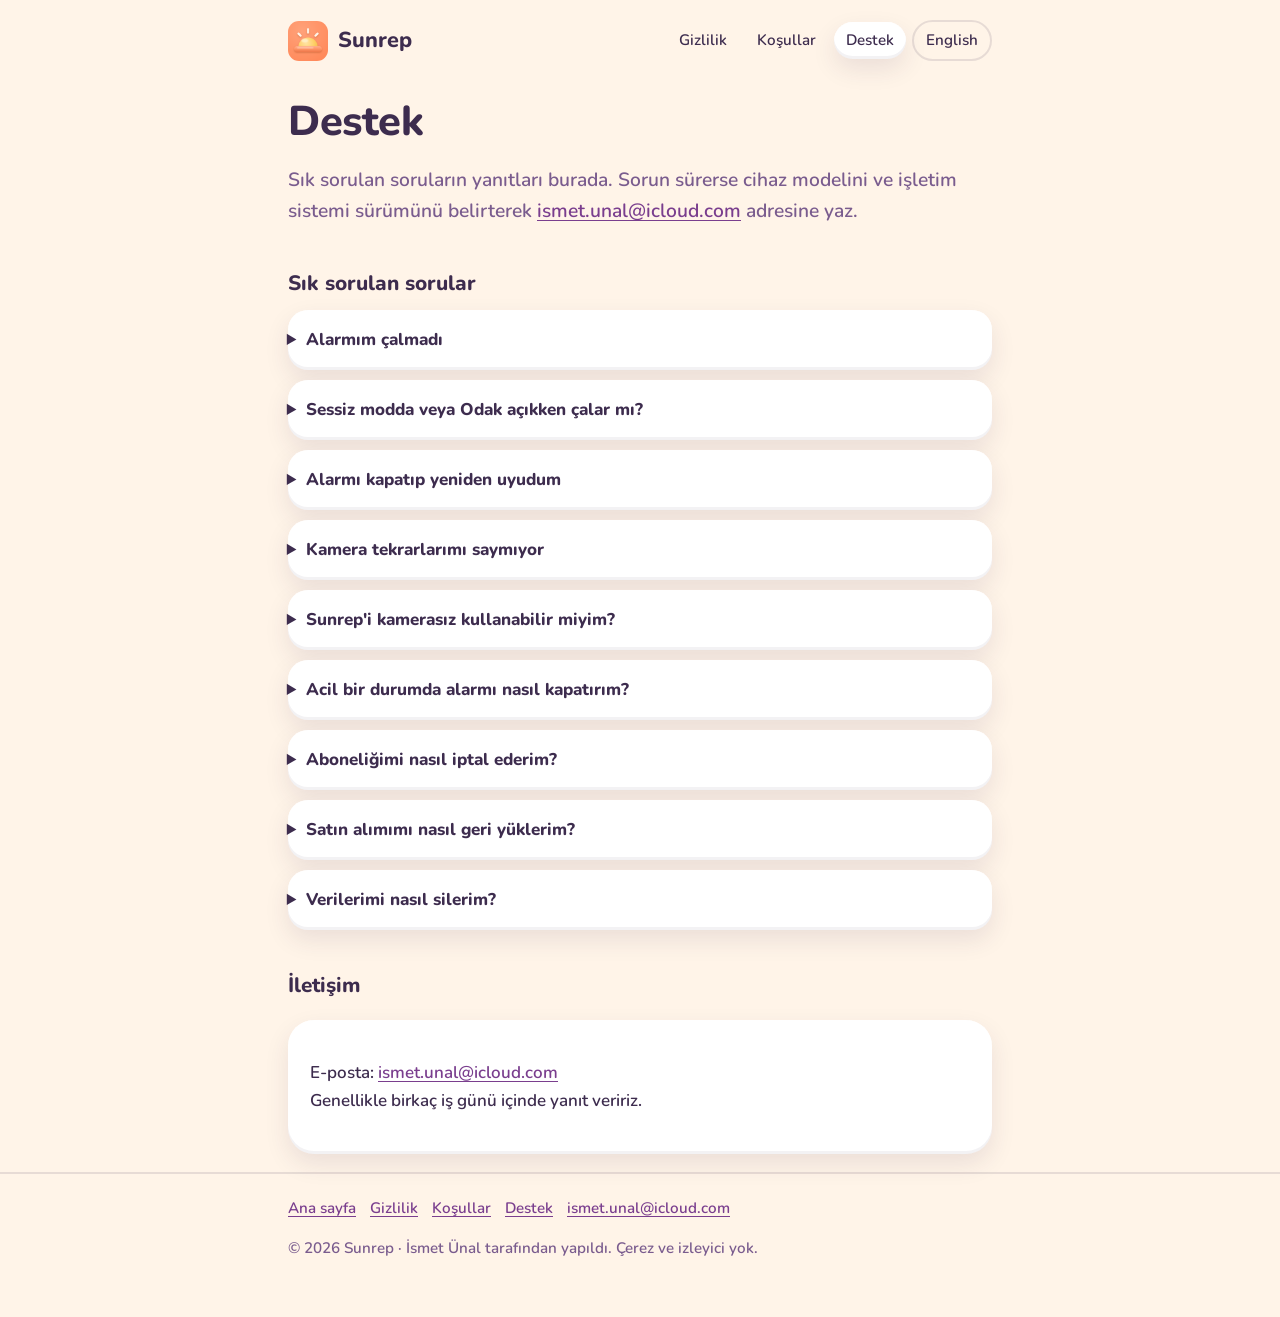
<file: tr/support/index.html>
<!doctype html>
<html lang="tr">
<head>
<meta charset="utf-8">
<meta name="viewport" content="width=device-width,initial-scale=1">
<title>Destek – Sunrep</title>
<meta name="description" content="Sunrep için yardım ve sık sorulan sorular.">
<meta name="color-scheme" content="light dark">
<meta name="theme-color" content="#FFF4E8" media="(prefers-color-scheme: light)">
<meta name="theme-color" content="#241A33" media="(prefers-color-scheme: dark)">
<meta name="referrer" content="no-referrer">
<link rel="canonical" href="https://iunalk.github.io/sunrep-support/tr/support/">
<link rel="alternate" hreflang="en" href="https://iunalk.github.io/sunrep-support/support/">
<link rel="alternate" hreflang="tr" href="https://iunalk.github.io/sunrep-support/tr/support/">
<link rel="alternate" hreflang="x-default" href="https://iunalk.github.io/sunrep-support/support/">
<link rel="icon" type="image/png" href="../../assets/icon.png">
<link rel="apple-touch-icon" href="../../assets/apple-touch-icon.png">
<link rel="preload" href="../../assets/fonts/Nunito-ExtraBold.ttf" as="font" type="font/ttf" crossorigin>
<link rel="stylesheet" href="../../assets/site.css">
</head>
<body>
<a class="skip" href="#main">İçeriğe geç</a>
<header class="site-header">
<div class="wrap">
<a class="brand" href="../../tr/"><img src="../../assets/icon.png" alt="" width="40" height="40">Sunrep</a>
<nav class="site-nav" aria-label="Ana menü">
<a href="../../tr/privacy/">Gizlilik</a>
<a href="../../tr/terms/">Koşullar</a>
<a href="../../tr/support/" aria-current="page">Destek</a>
<a class="lang" href="../../support/" hreflang="en" lang="en">English</a>
</nav>
</div>
</header>
<main id="main" class="wrap">
<h1>Destek</h1>
<p class="lead">Sık sorulan soruların yanıtları burada. Sorun sürerse cihaz modelini ve işletim sistemi sürümünü belirterek <a href="mailto:ismet.unal@icloud.com">ismet.unal@icloud.com</a> adresine yaz.</p>
<h2>Sık sorulan sorular</h2>
<details>
<summary>Alarmım çalmadı</summary>
<p>Sunrep için bildirimlerin ve alarmların açık olduğundan emin ol. iOS'ta: Ayarlar → Sunrep → Alarmlar ve Bildirimler. Android'de: bildirimlere, <em>Alarmlar ve hatırlatıcılar</em> iznine ve tam ekran bildirimlere izin ver; telefonunda varsa Sunrep için pil optimizasyonunu kapat. Cihazın açık olduğunu ve uygulamanın zorla kapatılmadığını da kontrol et.</p>
</details>
<details>
<summary>Sessiz modda veya Odak açıkken çalar mı?</summary>
<p>Evet. Sunrep sistemin alarm özelliklerini (iOS'ta AlarmKit, Android'de tam zamanlı alarmlar) kullanır; telefon sessizde ya da bir Odak modundayken de çalar.</p>
</details>
<details>
<summary>Alarmı kapatıp yeniden uyudum</summary>
<p>Takip alarmları bunun için var. Ana alarmdan sonra Sunrep 2 dakikada bir takip alarmı kurar. Bunlar ancak uyanma görevini tamamladığında durur.</p>
</details>
<details>
<summary>Kamera tekrarlarımı saymıyor</summary>
<p>Telefonu tüm vücudun görünecek şekilde, yaklaşık 2 metre uzağa ve iyi ışık alan bir yere koy. Arkanda güçlü ışık olmasın. Düzenli bir tempoyla hareket et ve her tekrarı tam yap.</p>
</details>
<details>
<summary>Sunrep'i kamerasız kullanabilir miyim?</summary>
<p>Evet. <strong>Kamerasız devam et</strong>'e dokun ya da kamera izni verme. Bu durumda tekrarları telefonun hareket sensörü sayar; hareket ederken telefonu elinde tut.</p>
</details>
<details>
<summary>Acil bir durumda alarmı nasıl kapatırım?</summary>
<p>Görev ekranında <strong>Durdurmak için basılı tut</strong> düğmesine 10 saniye basılı tut. Alarm görevi tamamlamadan durur; serin sıfırlanır.</p>
</details>
<details>
<summary>Aboneliğimi nasıl iptal ederim?</summary>
<p>Abonelikler mağaza hesabından yönetilir. iOS: Ayarlar → adın → Abonelikler → Sunrep. Android: Google Play → profil → Ödemeler ve abonelikler → Abonelikler. Yenilemeden en az 24 saat önce iptal et. Uygulamayı silmek aboneliği iptal etmez.</p>
</details>
<details>
<summary>Satın alımımı nasıl geri yüklerim?</summary>
<p>Aynı Apple Kimliği veya Google hesabıyla giriş yap, Sunrep'te abonelik ekranını aç ve <strong>Satın alımları geri yükle</strong>'ye dokun.</p>
</details>
<details>
<summary>Verilerimi nasıl silerim?</summary>
<p>Uygulamada <strong>Ayarlar → Verilerimi sil</strong>'e git ya da Sunrep'i kaldır. Tüm veriler yalnızca cihazında saklanır. Ayrıntılar için <a href="../privacy/">gizlilik politikasına</a> bak.</p>
</details>
<h2>İletişim</h2>
<div class="card"><p>E-posta: <a href="mailto:ismet.unal@icloud.com">ismet.unal@icloud.com</a><br>Genellikle birkaç iş günü içinde yanıt veririz.</p></div>
</main>
<footer class="site-footer">
<div class="wrap">
<nav aria-label="Footer">
<a href="../../tr/">Ana sayfa</a>
<a href="../../tr/privacy/">Gizlilik</a>
<a href="../../tr/terms/">Koşullar</a>
<a href="../../tr/support/">Destek</a>
<a href="mailto:ismet.unal@icloud.com">ismet.unal@icloud.com</a>
</nav>
<p>© 2026 Sunrep · İsmet Ünal tarafından yapıldı. Çerez ve izleyici yok.</p>
</div>
</footer>
</body>
</html>
</file>
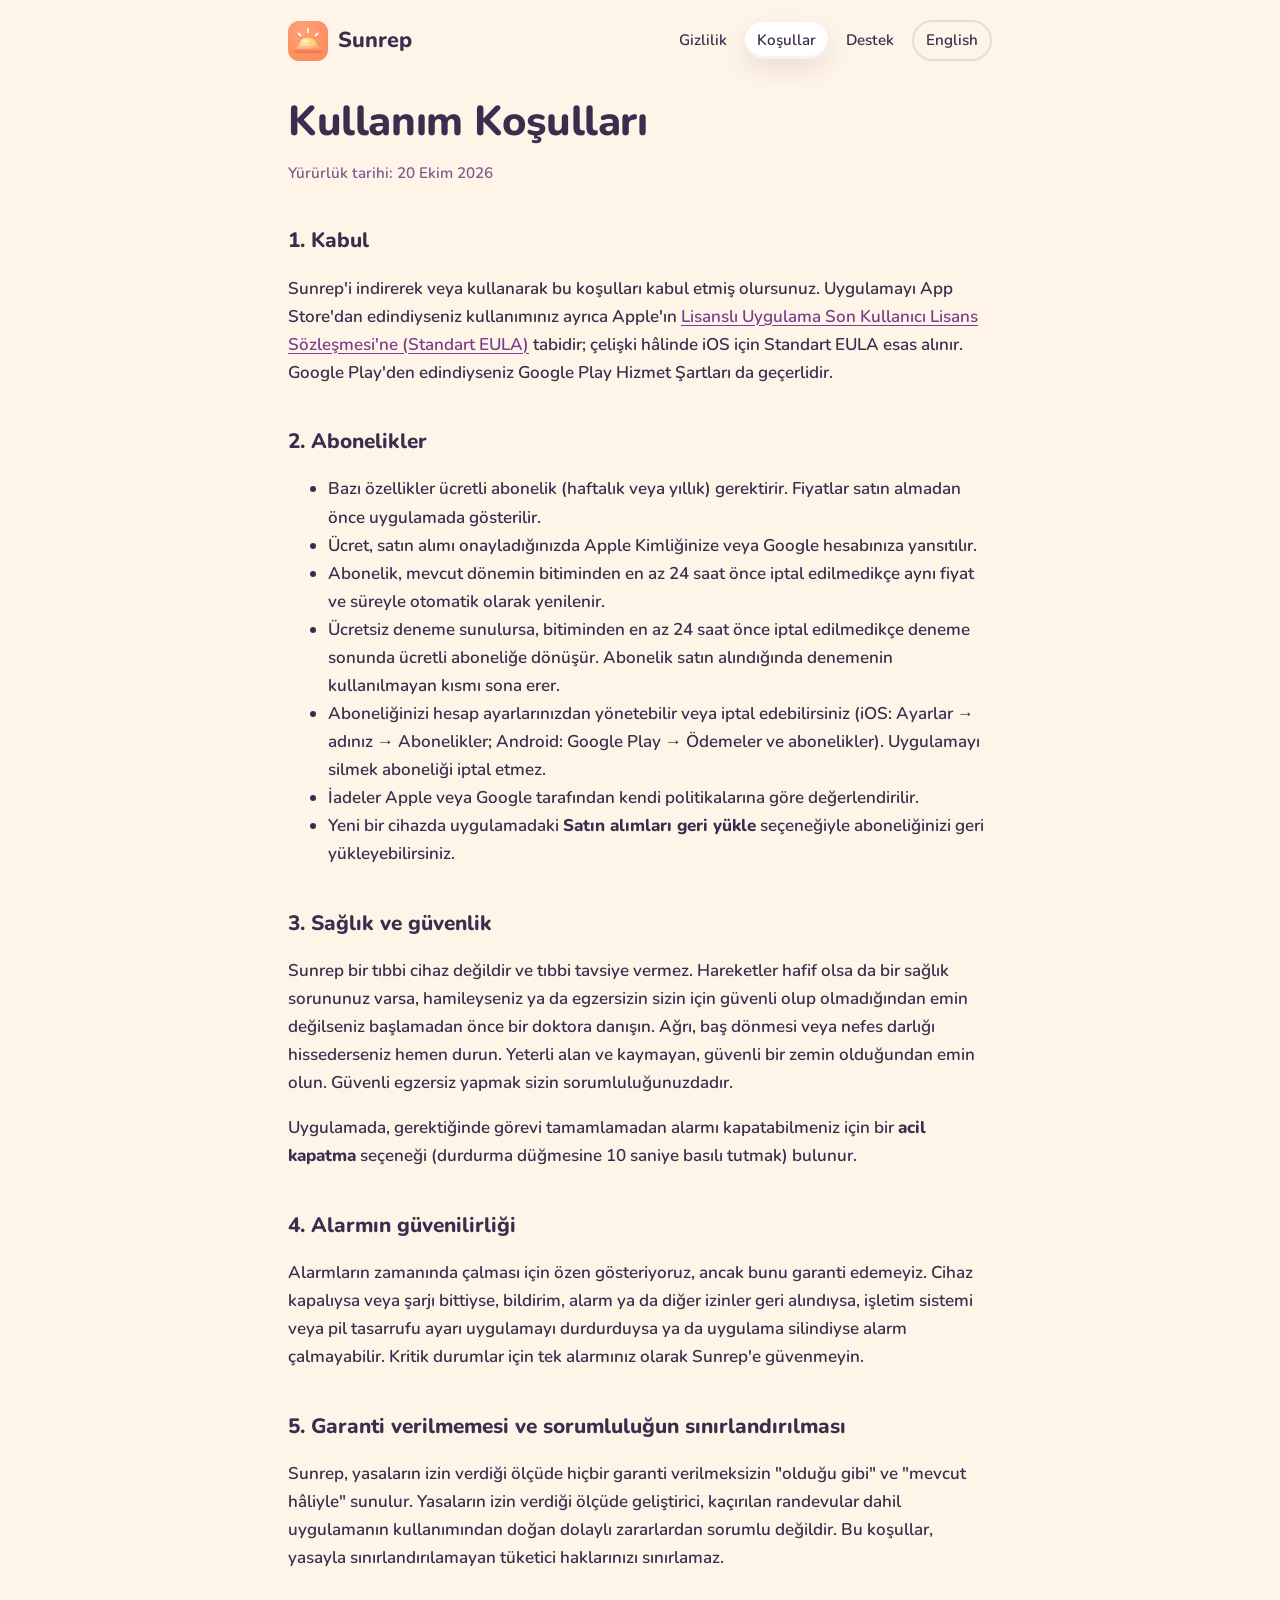
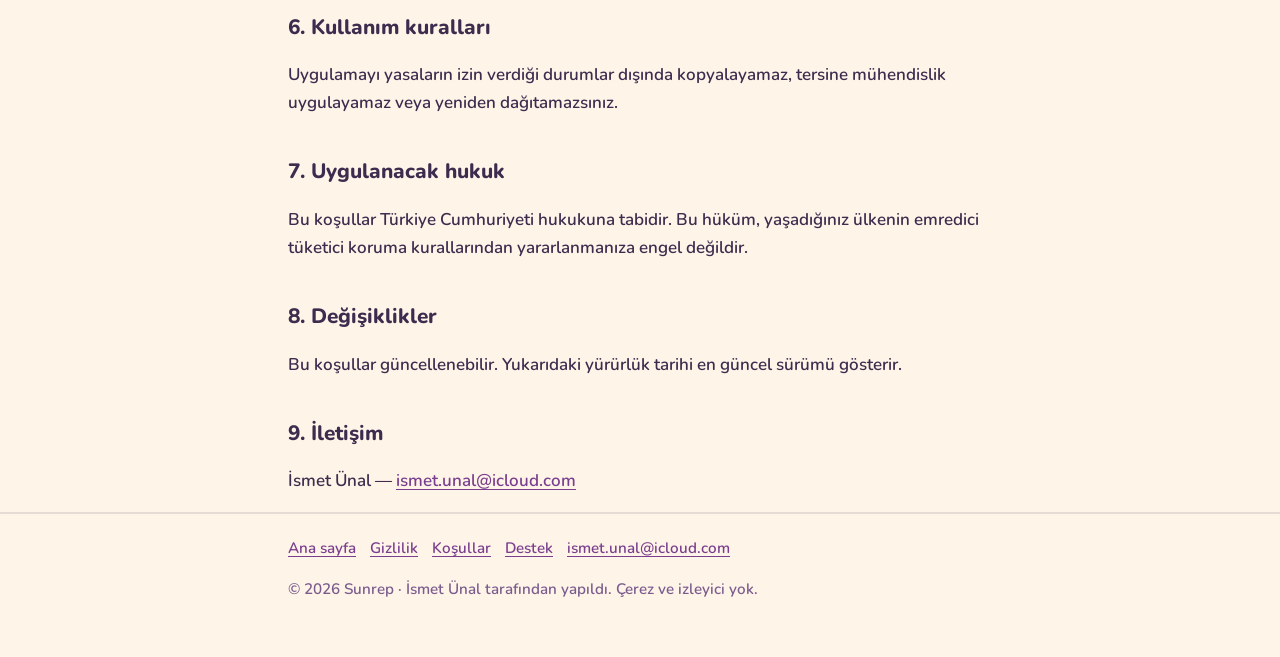
<file: tr/terms/index.html>
<!doctype html>
<html lang="tr">
<head>
<meta charset="utf-8">
<meta name="viewport" content="width=device-width,initial-scale=1">
<title>Kullanım Koşulları – Sunrep</title>
<meta name="description" content="Sunrep kullanım ve abonelik koşulları.">
<meta name="color-scheme" content="light dark">
<meta name="theme-color" content="#FFF4E8" media="(prefers-color-scheme: light)">
<meta name="theme-color" content="#241A33" media="(prefers-color-scheme: dark)">
<meta name="referrer" content="no-referrer">
<link rel="canonical" href="https://iunalk.github.io/sunrep-support/tr/terms/">
<link rel="alternate" hreflang="en" href="https://iunalk.github.io/sunrep-support/terms/">
<link rel="alternate" hreflang="tr" href="https://iunalk.github.io/sunrep-support/tr/terms/">
<link rel="alternate" hreflang="x-default" href="https://iunalk.github.io/sunrep-support/terms/">
<link rel="icon" type="image/png" href="../../assets/icon.png">
<link rel="apple-touch-icon" href="../../assets/apple-touch-icon.png">
<link rel="preload" href="../../assets/fonts/Nunito-ExtraBold.ttf" as="font" type="font/ttf" crossorigin>
<link rel="stylesheet" href="../../assets/site.css">
</head>
<body>
<a class="skip" href="#main">İçeriğe geç</a>
<header class="site-header">
<div class="wrap">
<a class="brand" href="../../tr/"><img src="../../assets/icon.png" alt="" width="40" height="40">Sunrep</a>
<nav class="site-nav" aria-label="Ana menü">
<a href="../../tr/privacy/">Gizlilik</a>
<a href="../../tr/terms/" aria-current="page">Koşullar</a>
<a href="../../tr/support/">Destek</a>
<a class="lang" href="../../terms/" hreflang="en" lang="en">English</a>
</nav>
</div>
</header>
<main id="main" class="wrap">
<h1>Kullanım Koşulları</h1>
<p class="meta">Yürürlük tarihi: 20 Ekim 2026</p>

<h2>1. Kabul</h2>
<p>Sunrep'i indirerek veya kullanarak bu koşulları kabul etmiş olursunuz. Uygulamayı App Store'dan edindiyseniz kullanımınız ayrıca Apple'ın <a href="https://www.apple.com/legal/internet-services/itunes/dev/stdeula/" hreflang="en">Lisanslı Uygulama Son Kullanıcı Lisans Sözleşmesi'ne (Standart EULA)</a> tabidir; çelişki hâlinde iOS için Standart EULA esas alınır. Google Play'den edindiyseniz Google Play Hizmet Şartları da geçerlidir.</p>

<h2>2. Abonelikler</h2>
<ul>
<li>Bazı özellikler ücretli abonelik (haftalık veya yıllık) gerektirir. Fiyatlar satın almadan önce uygulamada gösterilir.</li>
<li>Ücret, satın alımı onayladığınızda Apple Kimliğinize veya Google hesabınıza yansıtılır.</li>
<li>Abonelik, mevcut dönemin bitiminden en az 24 saat önce iptal edilmedikçe aynı fiyat ve süreyle otomatik olarak yenilenir.</li>
<li>Ücretsiz deneme sunulursa, bitiminden en az 24 saat önce iptal edilmedikçe deneme sonunda ücretli aboneliğe dönüşür. Abonelik satın alındığında denemenin kullanılmayan kısmı sona erer.</li>
<li>Aboneliğinizi hesap ayarlarınızdan yönetebilir veya iptal edebilirsiniz (iOS: Ayarlar → adınız → Abonelikler; Android: Google Play → Ödemeler ve abonelikler). Uygulamayı silmek aboneliği iptal etmez.</li>
<li>İadeler Apple veya Google tarafından kendi politikalarına göre değerlendirilir.</li>
<li>Yeni bir cihazda uygulamadaki <strong>Satın alımları geri yükle</strong> seçeneğiyle aboneliğinizi geri yükleyebilirsiniz.</li>
</ul>

<h2>3. Sağlık ve güvenlik</h2>
<p>Sunrep bir tıbbi cihaz değildir ve tıbbi tavsiye vermez. Hareketler hafif olsa da bir sağlık sorununuz varsa, hamileyseniz ya da egzersizin sizin için güvenli olup olmadığından emin değilseniz başlamadan önce bir doktora danışın. Ağrı, baş dönmesi veya nefes darlığı hissederseniz hemen durun. Yeterli alan ve kaymayan, güvenli bir zemin olduğundan emin olun. Güvenli egzersiz yapmak sizin sorumluluğunuzdadır.</p>
<p>Uygulamada, gerektiğinde görevi tamamlamadan alarmı kapatabilmeniz için bir <strong>acil kapatma</strong> seçeneği (durdurma düğmesine 10 saniye basılı tutmak) bulunur.</p>

<h2>4. Alarmın güvenilirliği</h2>
<p>Alarmların zamanında çalması için özen gösteriyoruz, ancak bunu garanti edemeyiz. Cihaz kapalıysa veya şarjı bittiyse, bildirim, alarm ya da diğer izinler geri alındıysa, işletim sistemi veya pil tasarrufu ayarı uygulamayı durdurduysa ya da uygulama silindiyse alarm çalmayabilir. Kritik durumlar için tek alarmınız olarak Sunrep'e güvenmeyin.</p>

<h2>5. Garanti verilmemesi ve sorumluluğun sınırlandırılması</h2>
<p>Sunrep, yasaların izin verdiği ölçüde hiçbir garanti verilmeksizin "olduğu gibi" ve "mevcut hâliyle" sunulur. Yasaların izin verdiği ölçüde geliştirici, kaçırılan randevular dahil uygulamanın kullanımından doğan dolaylı zararlardan sorumlu değildir. Bu koşullar, yasayla sınırlandırılamayan tüketici haklarınızı sınırlamaz.</p>

<h2>6. Kullanım kuralları</h2>
<p>Uygulamayı yasaların izin verdiği durumlar dışında kopyalayamaz, tersine mühendislik uygulayamaz veya yeniden dağıtamazsınız.</p>

<h2>7. Uygulanacak hukuk</h2>
<p>Bu koşullar Türkiye Cumhuriyeti hukukuna tabidir. Bu hüküm, yaşadığınız ülkenin emredici tüketici koruma kurallarından yararlanmanıza engel değildir.</p>

<h2>8. Değişiklikler</h2>
<p>Bu koşullar güncellenebilir. Yukarıdaki yürürlük tarihi en güncel sürümü gösterir.</p>

<h2>9. İletişim</h2>
<p>İsmet Ünal — <a href="mailto:ismet.unal@icloud.com">ismet.unal@icloud.com</a></p>
</main>
<footer class="site-footer">
<div class="wrap">
<nav aria-label="Footer">
<a href="../../tr/">Ana sayfa</a>
<a href="../../tr/privacy/">Gizlilik</a>
<a href="../../tr/terms/">Koşullar</a>
<a href="../../tr/support/">Destek</a>
<a href="mailto:ismet.unal@icloud.com">ismet.unal@icloud.com</a>
</nav>
<p>© 2026 Sunrep · İsmet Ünal tarafından yapıldı. Çerez ve izleyici yok.</p>
</div>
</footer>
</body>
</html>
</file>
<file: assets/site.css>
/* Sunrep support site. No external resources. Palette: kalk-tasarimi §2. */
@font-face{font-family:"Nunito";font-weight:600;font-style:normal;font-display:swap;src:url("fonts/Nunito-SemiBold.ttf") format("truetype")}
@font-face{font-family:"Nunito";font-weight:800;font-style:normal;font-display:swap;src:url("fonts/Nunito-ExtraBold.ttf") format("truetype")}

:root{
  color-scheme:light dark;
  --primary:#FF8A5B;--secondary:#FFD166;--accent:#A78BFA;--success:#7DD3B0;
  --bg:#FFF4E8;--surface:#FFFFFF;--text:#3D2C4E;--muted:#7A5C8E;
  --link:#7A3E8E;--line:rgba(61,44,78,.12);
  --shadow:0 10px 24px rgba(61,44,78,.10),inset 0 2px 0 rgba(255,255,255,.7),inset 0 -3px 0 rgba(61,44,78,.06);
}
@media (prefers-color-scheme:dark){:root{
  --primary:#FF9D74;--secondary:#F5C451;--accent:#B9A3FF;--success:#6CC3A0;
  --bg:#241A33;--surface:#30233F;--text:#F6EEFF;--muted:#C9B8DA;
  --link:#FFB898;--line:rgba(246,238,255,.12);
  --shadow:0 10px 24px rgba(0,0,0,.35),inset 0 1px 0 rgba(255,255,255,.06),inset 0 -3px 0 rgba(0,0,0,.18);
}}

*,*::before,*::after{box-sizing:border-box}
html{-webkit-text-size-adjust:100%;scroll-behavior:smooth}
body{margin:0;background:var(--bg);color:var(--text);font:600 1.0625rem/1.65 "Nunito",ui-rounded,-apple-system,"Segoe UI",Roboto,sans-serif}
a{color:var(--link);text-underline-offset:.18em}
a:focus-visible,summary:focus-visible{outline:3px solid var(--accent);outline-offset:3px;border-radius:6px}
.skip{position:absolute;left:-9999px;top:0}
.skip:focus{left:16px;top:16px;z-index:10;background:var(--surface);padding:8px 14px;border-radius:12px}

.wrap{max-width:46rem;margin:0 auto;padding:0 16px}
.site-header{padding:20px 0}
.site-header .wrap{display:flex;align-items:center;gap:12px;flex-wrap:wrap}
.brand{display:flex;align-items:center;gap:10px;color:var(--text);text-decoration:none;font-weight:800;font-size:1.35rem;margin-right:auto}
.brand img{width:40px;height:40px;border-radius:11px}
.site-nav{display:flex;gap:6px;flex-wrap:wrap;align-items:center}
.site-nav a{color:var(--text);text-decoration:none;padding:6px 12px;border-radius:999px;font-size:.95rem}
.site-nav a:hover{background:var(--surface)}
.site-nav a[aria-current="page"]{background:var(--surface);box-shadow:var(--shadow)}
.site-nav .lang{border:2px solid var(--line)}

main{padding:8px 0 48px}
h1{font-weight:800;font-size:clamp(1.9rem,6vw,2.6rem);line-height:1.15;letter-spacing:-.01em;margin:.4em 0 .3em}
h2{font-weight:800;font-size:1.3rem;margin:1.8em 0 .4em}
h3{font-weight:800;font-size:1.05rem;margin:1.2em 0 .3em}
.lead{font-size:1.2rem;color:var(--muted)}
.meta{color:var(--muted);font-size:.95rem}

.card{background:var(--surface);border-radius:26px;padding:22px;box-shadow:var(--shadow);margin:18px 0}
.hero{display:grid;gap:20px;align-items:center;grid-template-columns:1fr}
.hero img{width:128px;height:128px;border-radius:30px;box-shadow:var(--shadow)}
@media (min-width:640px){.hero{grid-template-columns:auto 1fr}}

.badges{display:flex;gap:10px;flex-wrap:wrap;margin:18px 0 0}
.btn{display:inline-block;text-decoration:none;font-weight:800;color:#3D2C4E;background:var(--primary);padding:12px 20px;border-radius:20px;box-shadow:var(--shadow);transition:transform .12s ease}
.btn.alt{background:var(--secondary)}
.btn:active{transform:scale(.96)}

.features{list-style:none;padding:0;margin:0;display:grid;gap:14px;grid-template-columns:1fr}
@media (min-width:640px){.features{grid-template-columns:1fr 1fr}}
.features li{background:var(--surface);border-radius:22px;padding:18px;box-shadow:var(--shadow)}
.features strong{display:block;font-weight:800;margin-bottom:4px}

.shots{display:grid;gap:14px;grid-template-columns:repeat(auto-fit,minmax(140px,1fr));margin:18px 0}
.shot{aspect-ratio:9/19.5;border-radius:24px;background:linear-gradient(160deg,var(--secondary),var(--primary));display:grid;place-items:center;box-shadow:var(--shadow)}
.shot img{width:44%;height:auto;border-radius:20%}

details{background:var(--surface);border-radius:20px;padding:4px 18px;margin:10px 0;box-shadow:var(--shadow)}
summary{cursor:pointer;font-weight:800;padding:12px 0;list-style-position:outside}
details[open] summary{border-bottom:2px solid var(--line);margin-bottom:8px}

.site-footer{border-top:2px solid var(--line);padding:22px 0 40px;color:var(--muted);font-size:.95rem}
.site-footer nav{display:flex;gap:14px;flex-wrap:wrap;margin-bottom:6px}

@media (prefers-reduced-motion:reduce){
  html{scroll-behavior:auto}
  *,*::before,*::after{transition:none!important;animation:none!important}
}
</file>
